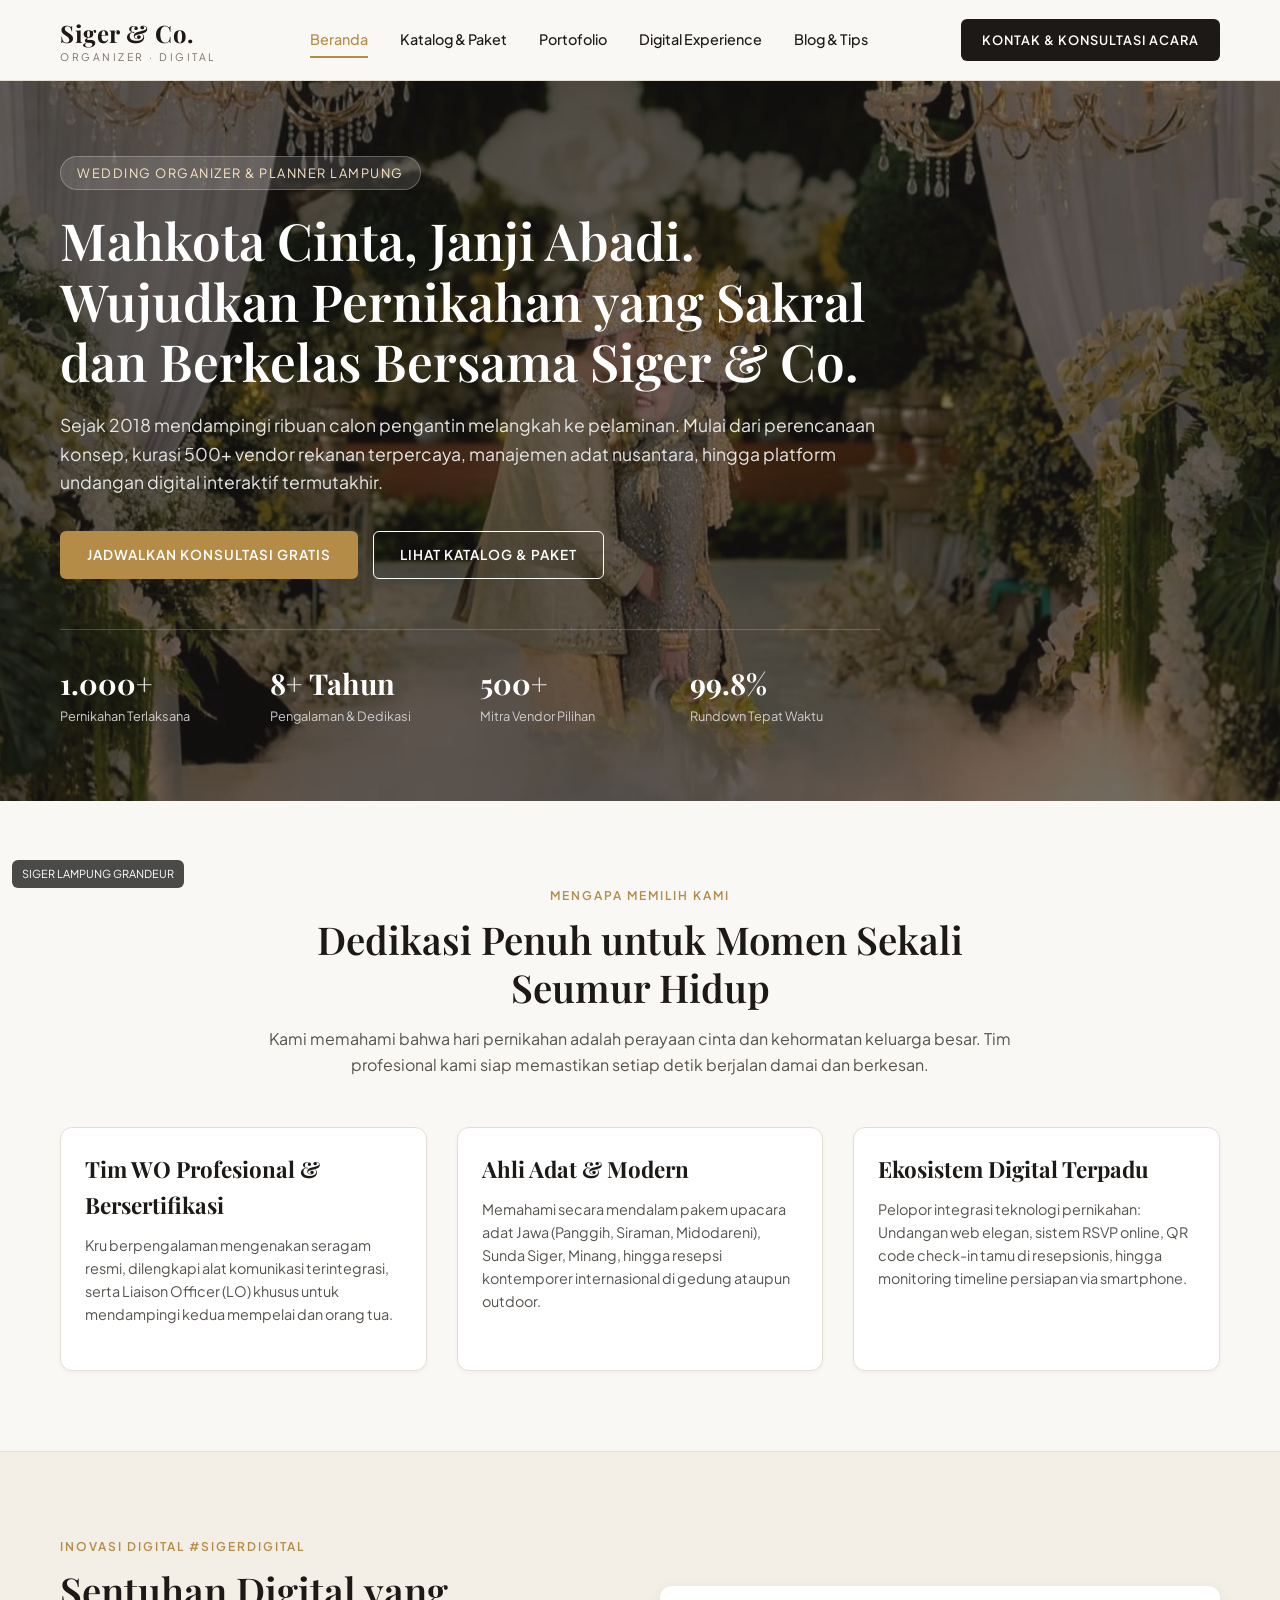
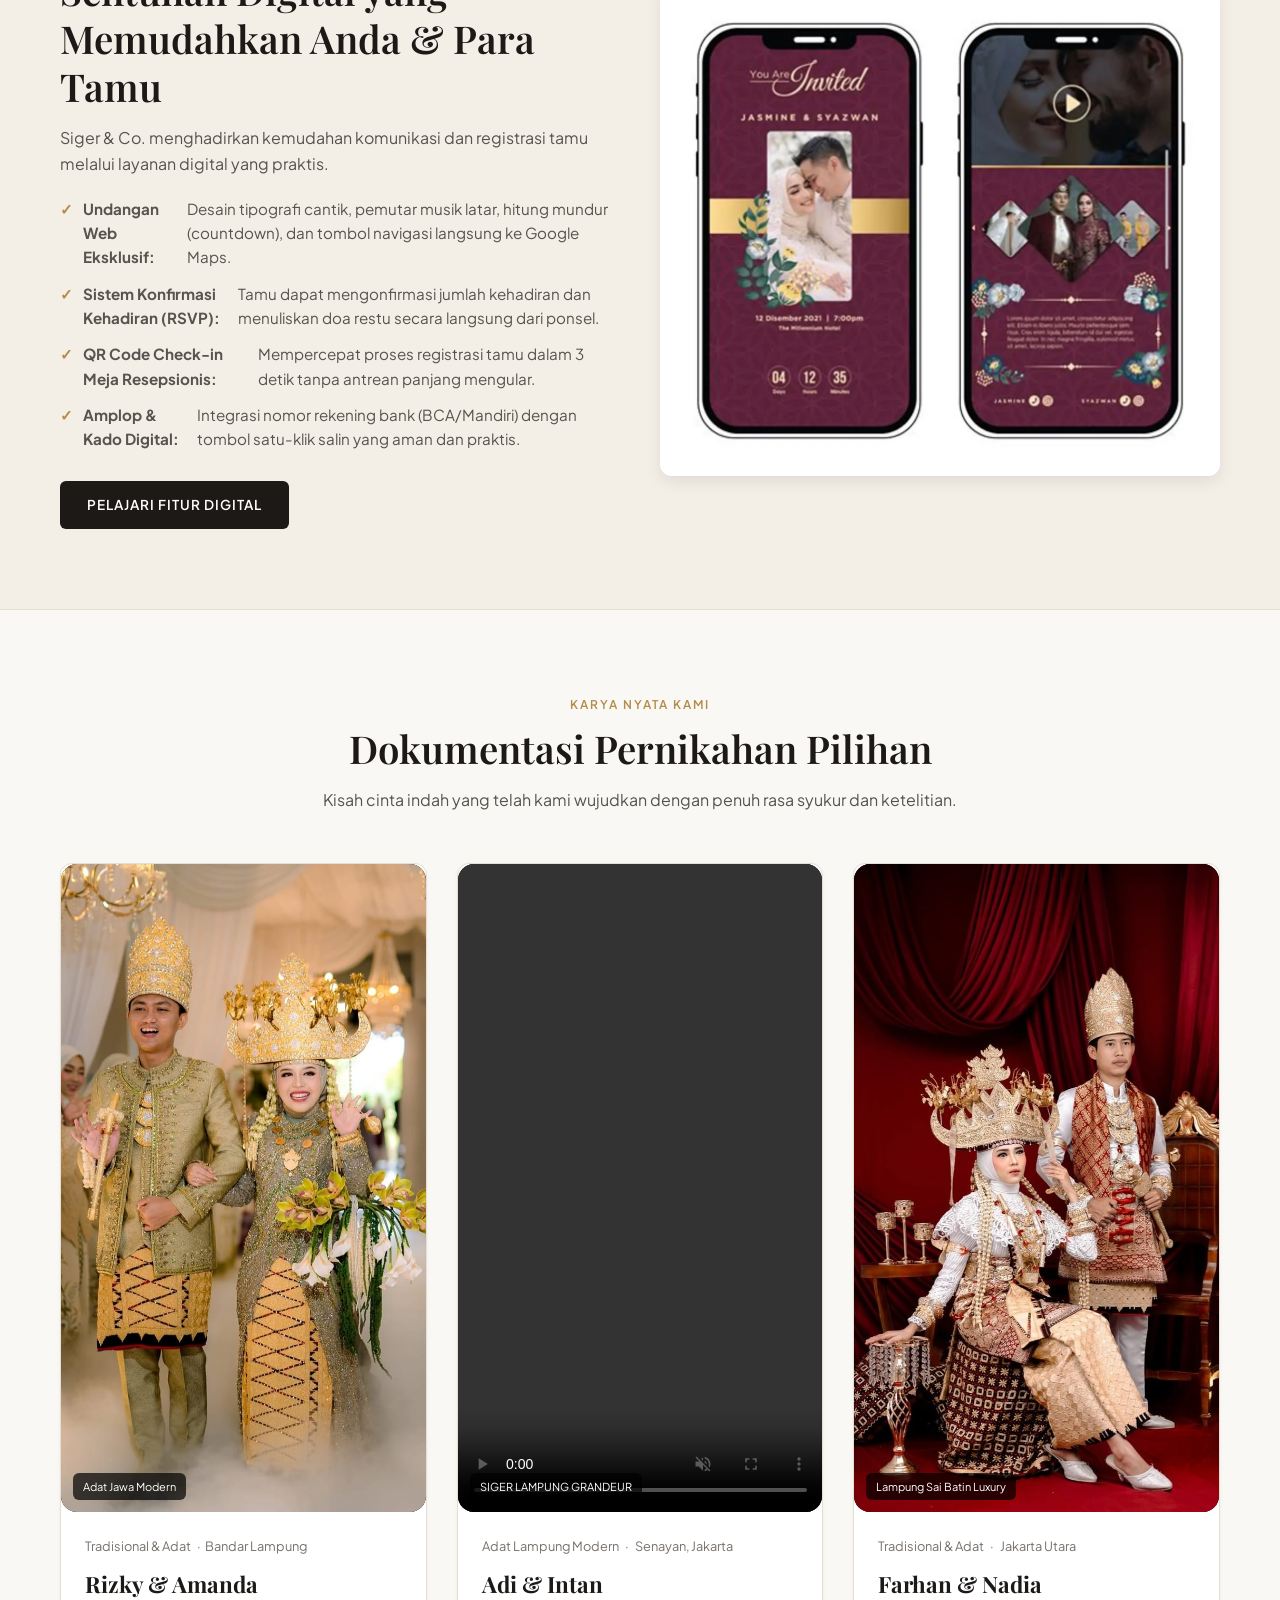
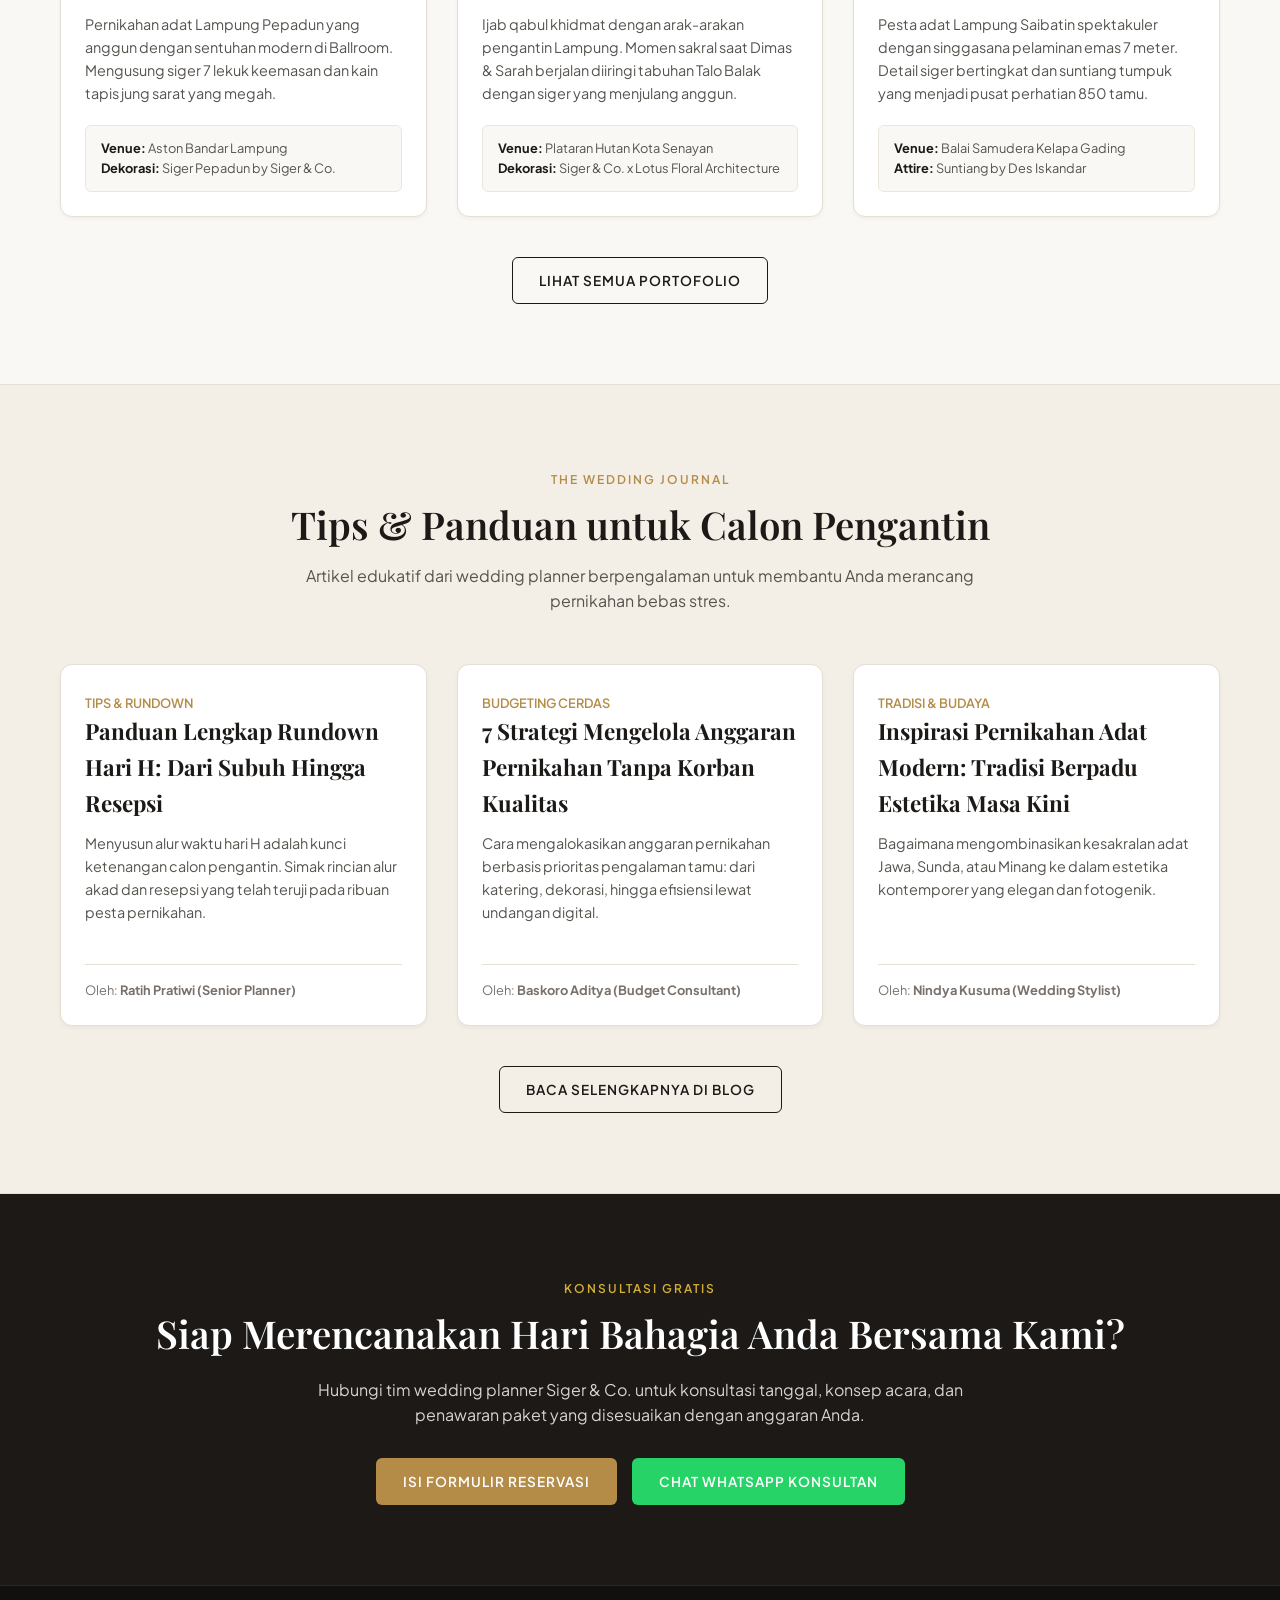
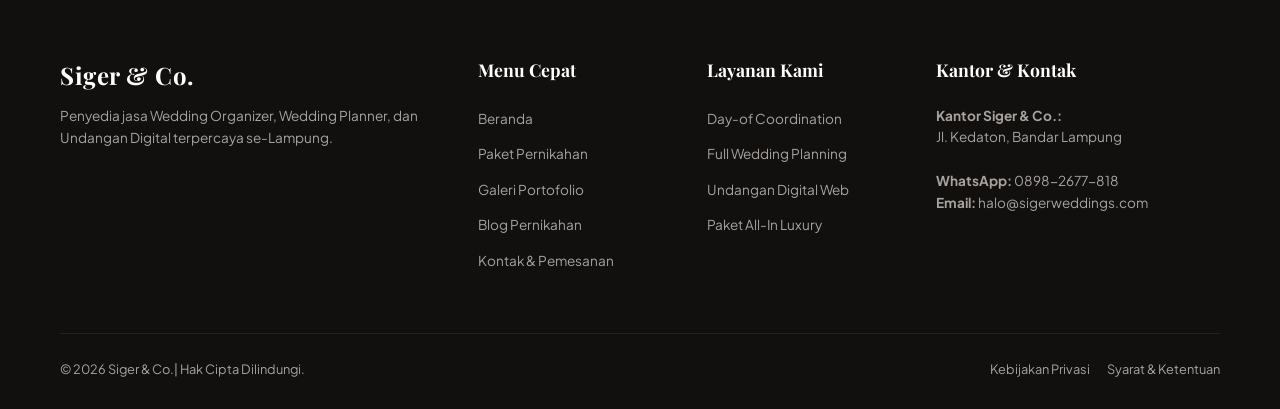
<file: index.html>
<!DOCTYPE html>
<html lang="id">
<head>
  <meta charset="UTF-8">
  <meta name="viewport" content="width=device-width, initial-scale=1.0">
  <title>Siger & Co.</title>
  <meta name="description" content="Platform Wedding Organizer, Digital Wedding Experience, Lampung dan Palembang">
  <link rel="stylesheet" href="style.css">
</head>
<body>
  <header class="site-header">
    <div class="container">
      <div class="header-inner">
        <!-- Logo Brand -->
        <a href="index.html" class="brand-logo">
          <span class="brand-name">Siger &amp; Co.</span>
          <span class="brand-sub">Organizer · Digital</span>
        </a>

        <!-- Menu Navigasi -->
        <nav class="nav-links">
          <a href="index.html" class="nav-link active">Beranda</a>
          <a href="katalog.html" class="nav-link">Katalog & Paket</a>
          <a href="katalog.html#portofolio" class="nav-link">Portofolio</a>
          <a href="katalog.html#digital" class="nav-link">Digital Experience</a>
          <a href="katalog.html#blog" class="nav-link">Blog & Tips</a>
        </nav>

        <!-- Navigasi -->
        <div class="header-action">
          <a href="kontak.html#reservasi" class="btn btn-primary">Kontak & Konsultasi Acara</a>
        </div>
      </div>
    </div>
  </header>

  <section class="hero">
    <img src="gambar/fotoheading.jpeg" alt="Pesta Pernikahan Siger &amp; Co. " class="hero-bg">
    <div class="container">
      <div class="hero-content">
        <span class="hero-badge">Wedding Organizer & Planner Lampung</span>
        <h1 class="hero-title">Mahkota Cinta, Janji Abadi. Wujudkan Pernikahan yang Sakral dan Berkelas Bersama Siger &amp; Co.</h1>
        <p class="hero-desc">
          Sejak 2018 mendampingi ribuan calon pengantin melangkah ke pelaminan. 
          Mulai dari perencanaan konsep, kurasi 500+ vendor rekanan terpercaya, manajemen adat nusantara, 
          hingga platform undangan digital interaktif termutakhir.
        </p>
        <div class="hero-buttons">
          <a href="kontak.html#reservasi" class="btn btn-gold">Jadwalkan Konsultasi Gratis</a>
          <a href="katalog.html" class="btn btn-outline-white">Lihat Katalog & Paket</a>
        </div>

        <div class="hero-stats">
          <div class="stat-item">
            <h3>1.000+</h3>
            <p>Pernikahan Terlaksana</p>
          </div>
          <div class="stat-item">
            <h3>8+ Tahun</h3>
            <p>Pengalaman & Dedikasi</p>
          </div>
          <div class="stat-item">
            <h3>500+</h3>
            <p>Mitra Vendor Pilihan</p>
          </div>
          <div class="stat-item">
            <h3>99.8%</h3>
            <p>Rundown Tepat Waktu</p>
          </div>
        </div>
      </div>
    </div>
  </section>

  <section class="section">
    <div class="container">
      <div class="section-header">
        <span class="section-tag">Mengapa Memilih Kami</span>
        <h2 class="section-title">Dedikasi Penuh untuk Momen Sekali Seumur Hidup</h2>
        <p class="section-desc">Kami memahami bahwa hari pernikahan adalah perayaan cinta dan kehormatan keluarga besar. Tim profesional kami siap memastikan setiap detik berjalan damai dan berkesan.</p>
      </div>

      <div class="grid-3">
        <div class="card">
          <div class="card-body">
            <h3 class="card-title">Tim WO Profesional & Bersertifikasi</h3>
            <p class="card-text">Kru berpengalaman mengenakan seragam resmi, dilengkapi alat komunikasi terintegrasi, serta Liaison Officer (LO) khusus untuk mendampingi kedua mempelai dan orang tua.</p>
          </div>
        </div>

        <div class="card">
          <div class="card-body">
            <h3 class="card-title">Ahli Adat & Modern</h3>
            <p class="card-text">Memahami secara mendalam pakem upacara adat Jawa (Panggih, Siraman, Midodareni), Sunda Siger, Minang, hingga resepsi kontemporer internasional di gedung ataupun outdoor.</p>
          </div>
        </div>

        <div class="card">
          <div class="card-body">
            <h3 class="card-title">Ekosistem Digital Terpadu</h3>
            <p class="card-text">Pelopor integrasi teknologi pernikahan: Undangan web elegan, sistem RSVP online, QR code check-in tamu di resepsionis, hingga monitoring timeline persiapan via smartphone.</p>
          </div>
        </div>
      </div>
    </div>
  </section>

  <section class="section section-alt" id="digital">
    <div class="container">
      <div class="grid-2" style="align-items: center;">
        <div>
          <span class="section-tag">Inovasi Digital #SigerDigital</span>
          <h2 class="section-title">Sentuhan Digital yang Memudahkan Anda & Para Tamu</h2>
          <p class="section-desc" style="margin-bottom: 20px;">
            Siger &amp; Co. menghadirkan kemudahan komunikasi dan registrasi tamu melalui layanan digital yang praktis.
          </p>

          <ul class="feature-check-list">
            <li><strong>Undangan Web Eksklusif:</strong> Desain tipografi cantik, pemutar musik latar, hitung mundur (countdown), dan tombol navigasi langsung ke Google Maps.</li>
            <li><strong>Sistem Konfirmasi Kehadiran (RSVP):</strong> Tamu dapat mengonfirmasi jumlah kehadiran dan menuliskan doa restu secara langsung dari ponsel.</li>
            <li><strong>QR Code Check-in Meja Resepsionis:</strong> Mempercepat proses registrasi tamu dalam 3 detik tanpa antrean panjang mengular.</li>
            <li><strong>Amplop & Kado Digital:</strong> Integrasi nomor rekening bank (BCA/Mandiri) dengan tombol satu-klik salin yang aman dan praktis.</li>
          </ul>

          <div style="margin-top: 30px;">
            <a href="katalog.html#digital" class="btn btn-primary">Pelajari Fitur Digital</a>
          </div>
        </div>

        <div>
          <img src="gambar/Undangan.webp" alt="Contoh Undangan Digital Siger &amp; Co." class="digital-preview-img">
        </div>
      </div>
    </div>
  </section>

  <section class="section">
    <div class="container">
      <div class="section-header">
        <span class="section-tag">Karya Nyata Kami</span>
        <h2 class="section-title">Dokumentasi Pernikahan Pilihan</h2>
        <p class="section-desc">Kisah cinta indah yang telah kami wujudkan dengan penuh rasa syukur dan ketelitian.</p>
      </div>

      <div class="grid-3">
        <!-- Portofolio 1 -->
        <article class="card">
          <div class="portfolio-img-wrap">
            <img src="gambar/foto2.jpeg" alt="Pernikahan Rizky dan Amanda">
            <span class="portfolio-theme-badge">Adat Jawa Modern</span>
          </div>
          <div class="card-body">
            <div class="card-meta">Tradisional & Adat <span>·</span>Bandar Lampung</div>
            <h3 class="card-title">Rizky & Amanda</h3>
            <p class="card-text">Pernikahan adat Lampung Pepadun yang anggun dengan sentuhan modern di Ballroom. Mengusung siger 7 lekuk keemasan dan kain tapis jung sarat yang megah.</p>
            <div class="vendor-list">
              <strong>Venue:</strong> Aston Bandar Lampung<br>
              <strong>Dekorasi:</strong> Siger Pepadun by Siger & Co.
            </div>
          </div>
        </article>

        <!-- Portofolio 2 -->
        <article class="card">
          <div class="portfolio-img-wrap">
            <video autoplay muted loop playsinline controls>
              <source src="gambar/video.mp4" type="video/mp4">
            </video>
            <span class="portfolio-theme-badge">SIGER LAMPUNG GRANDEUR</span>
          </div>
        <span class="portfolio-theme-badge">SIGER LAMPUNG GRANDEUR</span>
          <div class="card-body">
            <div class="card-meta">Adat Lampung Modern <span>·</span> Senayan, Jakarta</div>
            <h3 class="card-title">Adi & Intan</h3>
            <p class="card-text">Ijab qabul khidmat dengan arak-arakan pengantin Lampung. Momen sakral saat Dimas & Sarah berjalan diiringi tabuhan Talo Balak dengan siger yang menjulang anggun.</p>
            <div class="vendor-list">
              <strong>Venue:</strong> Plataran Hutan Kota Senayan<br>
              <strong>Dekorasi:</strong> Siger & Co. x Lotus Floral Architecture 
            </div>
          </div>
        </article>

        <!-- Portofolio 3 -->
        <article class="card">
          <div class="portfolio-img-wrap">
            <img src="gambar/foto3.jpeg" alt="Pernikahan Adat Minang Farhan dan Nadia">
            <span class="portfolio-theme-badge">Lampung Sai Batin Luxury</span>
          </div>
          <div class="card-body">
            <div class="card-meta">Tradisional & Adat <span>·</span> Jakarta Utara</div>
            <h3 class="card-title">Farhan & Nadia</h3>
            <p class="card-text">Pesta adat Lampung Saibatin spektakuler dengan singgasana pelaminan emas 7 meter. Detail siger bertingkat dan suntiang tumpuk yang menjadi pusat perhatian 850 tamu.</p>
            <div class="vendor-list">
              <strong>Venue:</strong> Balai Samudera Kelapa Gading<br>
              <strong>Attire:</strong> Suntiang by Des Iskandar
            </div>
          </div>
        </article>
      </div>

      <div style="text-align: center; margin-top: 40px;">
        <a href="katalog.html#portofolio" class="btn btn-outline">Lihat Semua Portofolio</a>
      </div>
    </div>
  </section>

  <!-- ==================== 6. BLOG & ARTIKEL TERBARU ==================== -->
  <section class="section section-alt">
    <div class="container">
      <div class="section-header">
        <span class="section-tag">The Wedding Journal</span>
        <h2 class="section-title">Tips & Panduan untuk Calon Pengantin</h2>
        <p class="section-desc">Artikel edukatif dari wedding planner berpengalaman untuk membantu Anda merancang pernikahan bebas stres.</p>
      </div>

      <div class="grid-3">
        <!-- Artikel 1 -->
        <article class="card blog-card">
          <div class="card-body">
            <div>
              <span class="blog-tag">Tips & Rundown</span>
              <h3 class="card-title">Panduan Lengkap Rundown Hari H: Dari Subuh Hingga Resepsi</h3>
              <p class="card-text">Menyusun alur waktu hari H adalah kunci ketenangan calon pengantin. Simak rincian alur akad dan resepsi yang telah teruji pada ribuan pesta pernikahan.</p>
            </div>
            <div class="blog-author">
              <span>Oleh: <strong>Ratih Pratiwi (Senior Planner)</strong></span>
            </div>
          </div>
        </article>

        <!-- Artikel 2 -->
        <article class="card blog-card">
          <div class="card-body">
            <div>
              <span class="blog-tag">Budgeting Cerdas</span>
              <h3 class="card-title">7 Strategi Mengelola Anggaran Pernikahan Tanpa Korban Kualitas</h3>
              <p class="card-text">Cara mengalokasikan anggaran pernikahan berbasis prioritas pengalaman tamu: dari katering, dekorasi, hingga efisiensi lewat undangan digital.</p>
            </div>
            <div class="blog-author">
              <span>Oleh: <strong>Baskoro Aditya (Budget Consultant)</strong></span>
            </div>
          </div>
        </article>

        <!-- Artikel 3 -->
        <article class="card blog-card">
          <div class="card-body">
            <div>
              <span class="blog-tag">Tradisi & Budaya</span>
              <h3 class="card-title">Inspirasi Pernikahan Adat Modern: Tradisi Berpadu Estetika Masa Kini</h3>
              <p class="card-text">Bagaimana mengombinasikan kesakralan adat Jawa, Sunda, atau Minang ke dalam estetika kontemporer yang elegan dan fotogenik.</p>
            </div>
            <div class="blog-author">
              <span>Oleh: <strong>Nindya Kusuma (Wedding Stylist)</strong></span>
            </div>
          </div>
        </article>
      </div>

      <div style="text-align: center; margin-top: 40px;">
        <a href="katalog.html#blog" class="btn btn-outline">Baca Selengkapnya di Blog</a>
      </div>
    </div>
  </section>

  <!-- ==================== 7. CTA BANNER ==================== -->
  <section class="section" style="background-color: #1c1917; color: #ffffff; text-align: center;">
    <div class="container">
      <span class="section-tag" style="color: #d4af37;">Konsultasi Gratis</span>
      <h2 class="section-title" style="color: #ffffff; margin-bottom: 20px;">Siap Merencanakan Hari Bahagia Anda Bersama Kami?</h2>
      <p style="color: #d6d3d1; max-width: 650px; margin: 0 auto 30px auto;">
        Hubungi tim wedding planner Siger &amp; Co. untuk konsultasi tanggal, konsep acara, dan penawaran paket yang disesuaikan dengan anggaran Anda.
      </p>
      <div style="display: flex; justify-content: center; gap: 15px; flex-wrap: wrap;">
        <a href="kontak.html" class="btn btn-gold">Isi Formulir Reservasi</a>
        <a href="https://wa.me/628982677818?text=Halo%20Siger%20%26%20Co.,%20saya%20ingin%20konsultasi%20paket%20wedding%20organizer." target="_blank" rel="noopener noreferrer" class="btn btn-whatsapp">Chat WhatsApp Konsultan</a>
      </div>
    </div>
  </section>

  <!-- ==================== 8. FOOTER ==================== -->
  <footer class="site-footer">
    <div class="container">
      <div class="footer-grid">
        <div class="footer-col">
          <span class="brand-name" style="color: #ffffff; display: block; margin-bottom: 10px;">Siger & Co.</span>
          <p>
            Penyedia jasa Wedding Organizer, Wedding Planner, dan Undangan Digital terpercaya se-Lampung.
          </p>
        </div>

        <div class="footer-col">
          <h4>Menu Cepat</h4>
          <ul class="footer-links">
            <li><a href="index.html">Beranda</a></li>
            <li><a href="katalog.html">Paket Pernikahan</a></li>
            <li><a href="katalog.html#portofolio">Galeri Portofolio</a></li>
            <li><a href="katalog.html#blog">Blog Pernikahan</a></li>
            <li><a href="kontak.html">Kontak & Pemesanan</a></li>
          </ul>
        </div>

        <div class="footer-col">
          <h4>Layanan Kami</h4>
          <ul class="footer-links">
            <li><a href="katalog.html#paket">Day-of Coordination</a></li>
            <li><a href="katalog.html#paket">Full Wedding Planning</a></li>
            <li><a href="katalog.html#digital">Undangan Digital Web</a></li>
            <li><a href="katalog.html#paket">Paket All-In Luxury</a></li>
          </ul>
        </div>

        <div class="footer-col">
          <h4>Kantor & Kontak</h4>
          <p>
            <strong>Kantor Siger & Co.:</strong><br>
            Jl. Kedaton, Bandar Lampung<br><br>
            <strong>WhatsApp:</strong> 0898-2677-818<br>
            <strong>Email:</strong> halo@sigerweddings.com
          </p>
        </div>
      </div>

      <div class="footer-bottom">
        <div>&copy; 2026 Siger & Co.| Hak Cipta Dilindungi.</div>
        <div>
          <a href="kontak.html" style="color: #a8a29e; margin-right: 15px;">Kebijakan Privasi</a>
          <a href="kontak.html" style="color: #a8a29e;">Syarat & Ketentuan</a>
        </div>
      </div>
    </div>
  </footer>

</body>
</html>
</file>
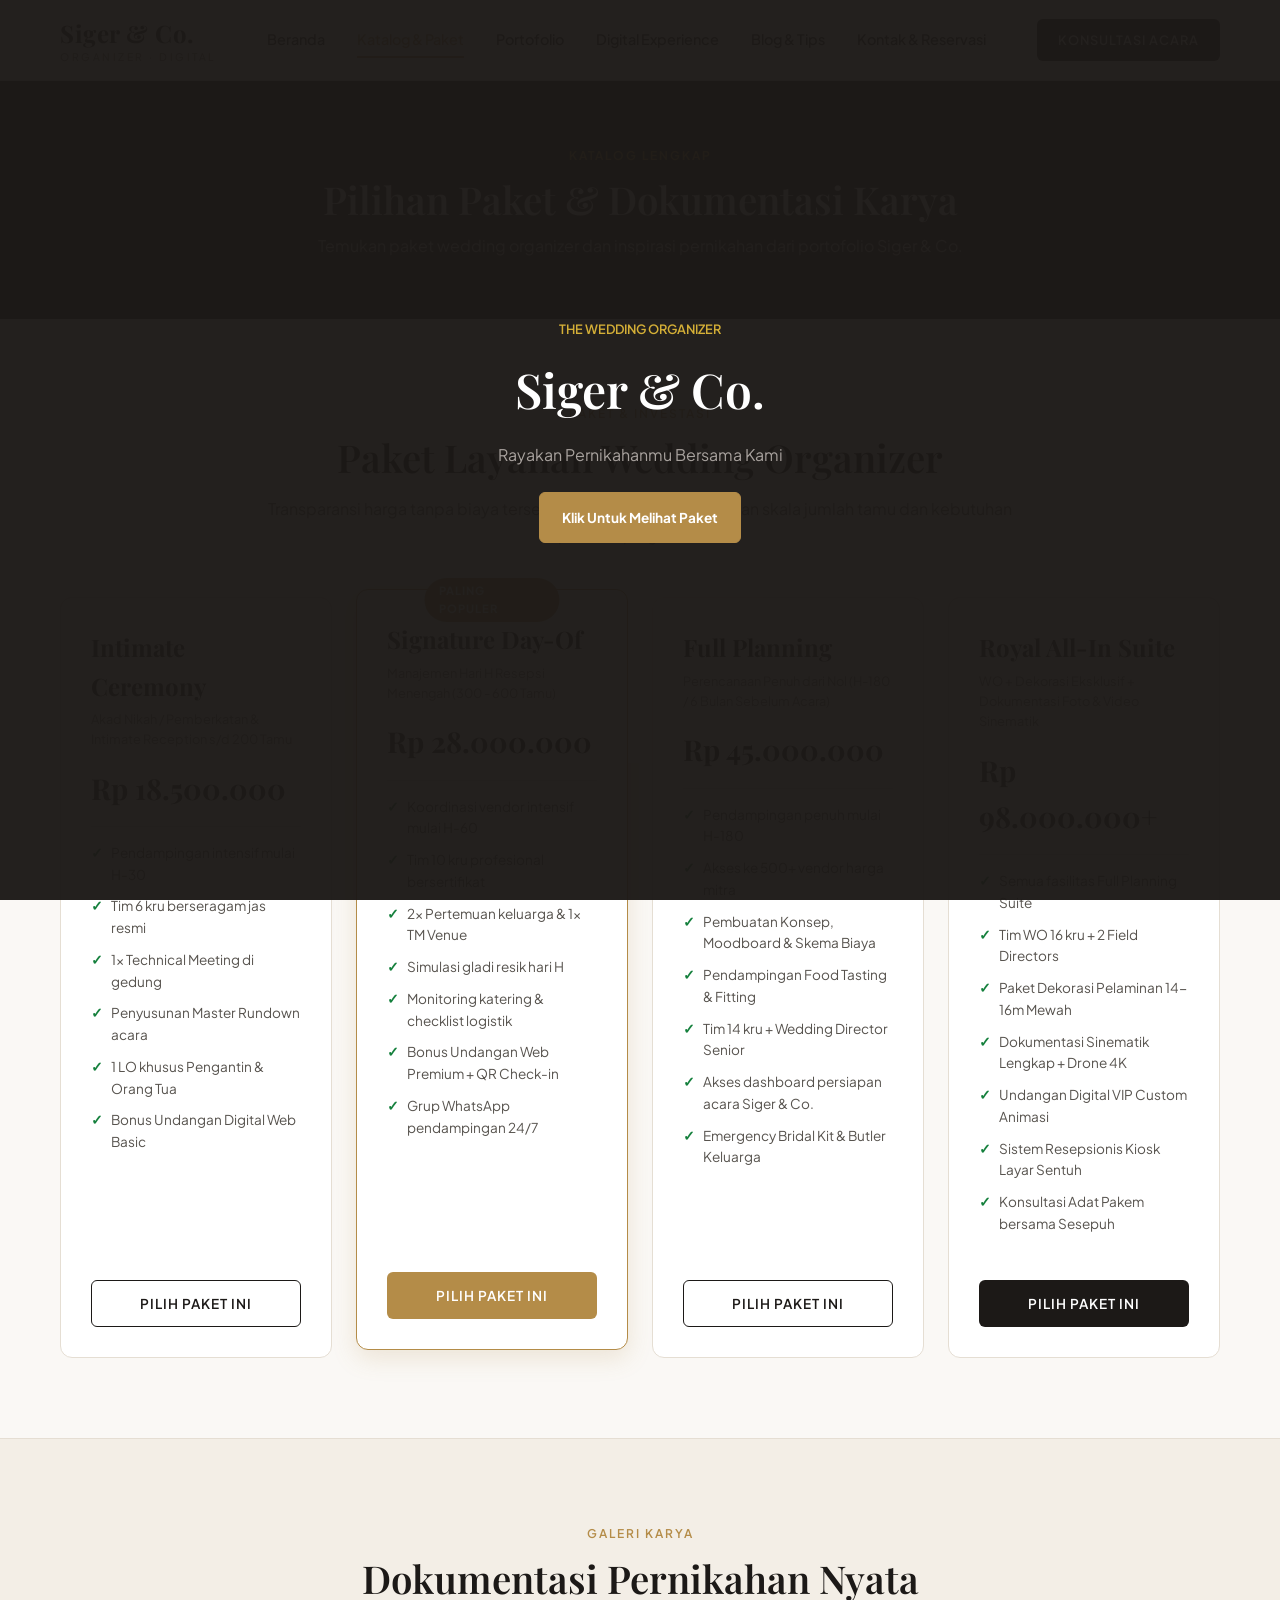
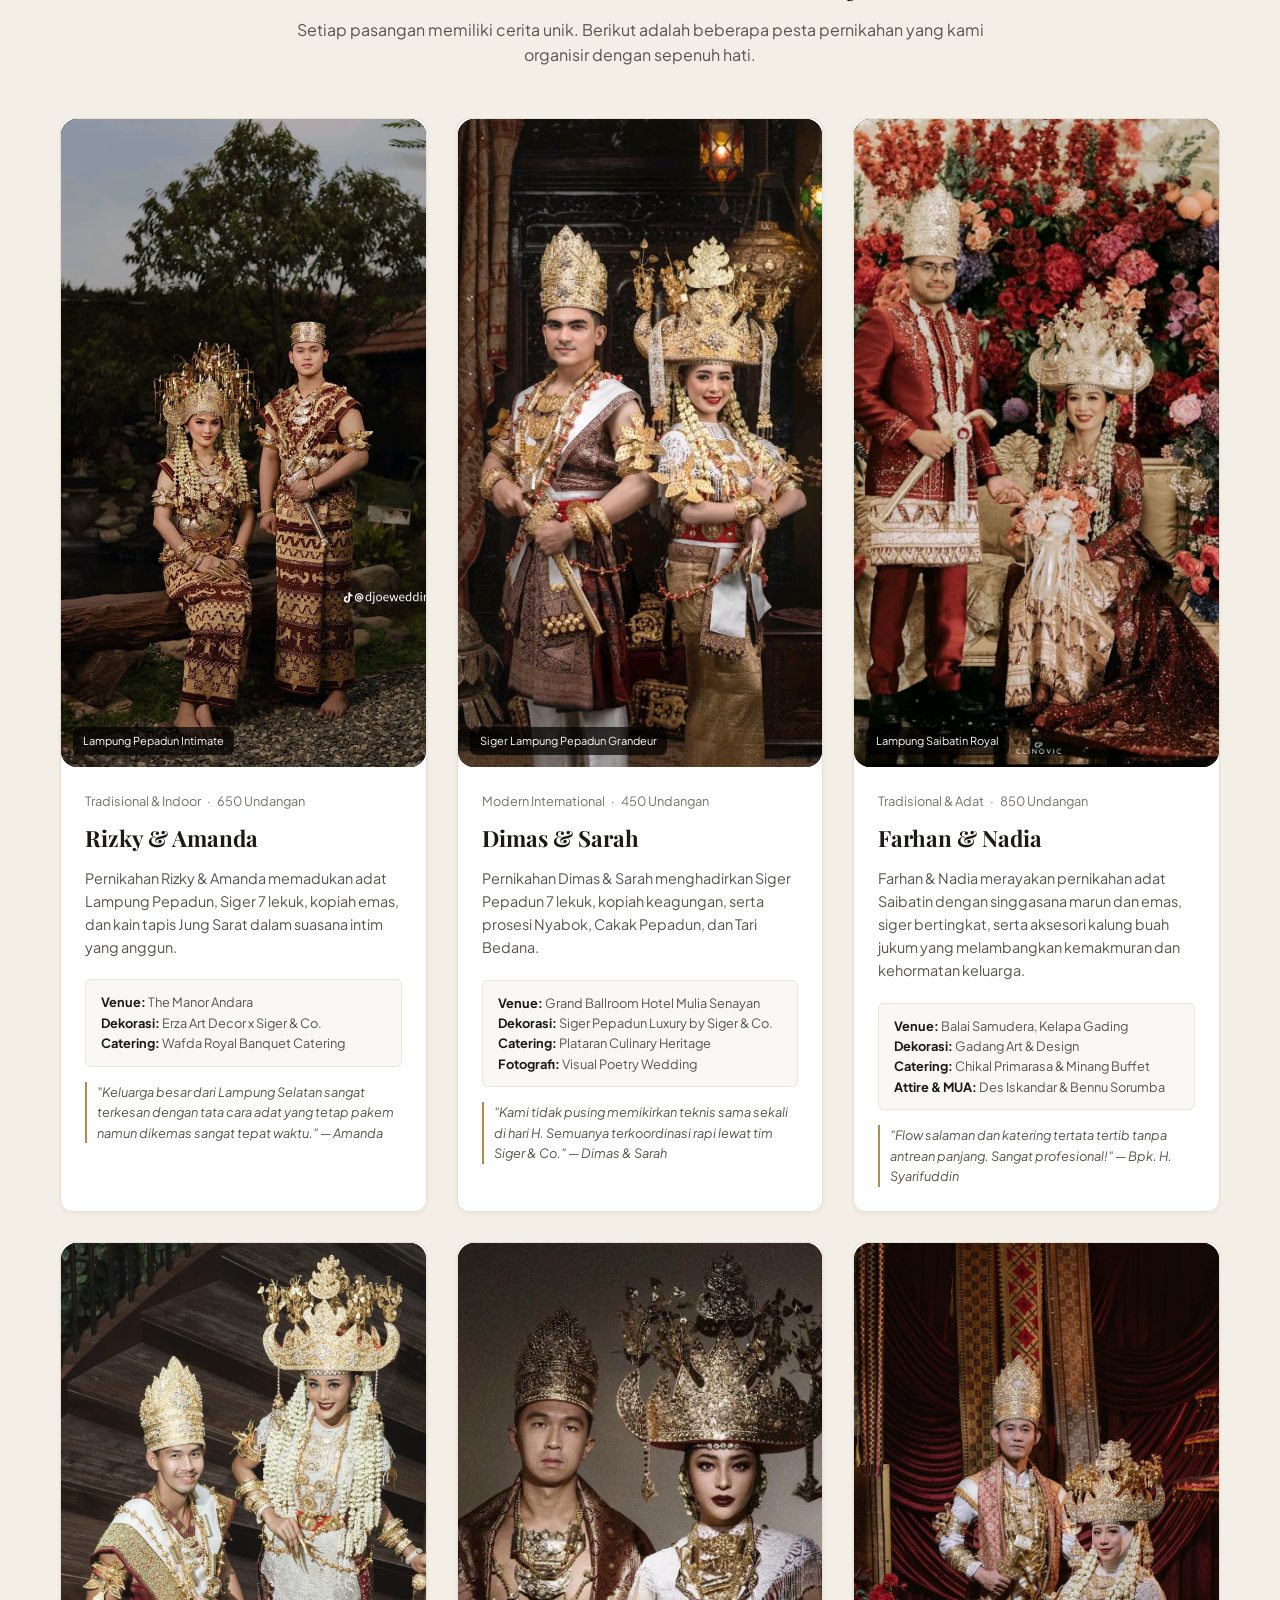
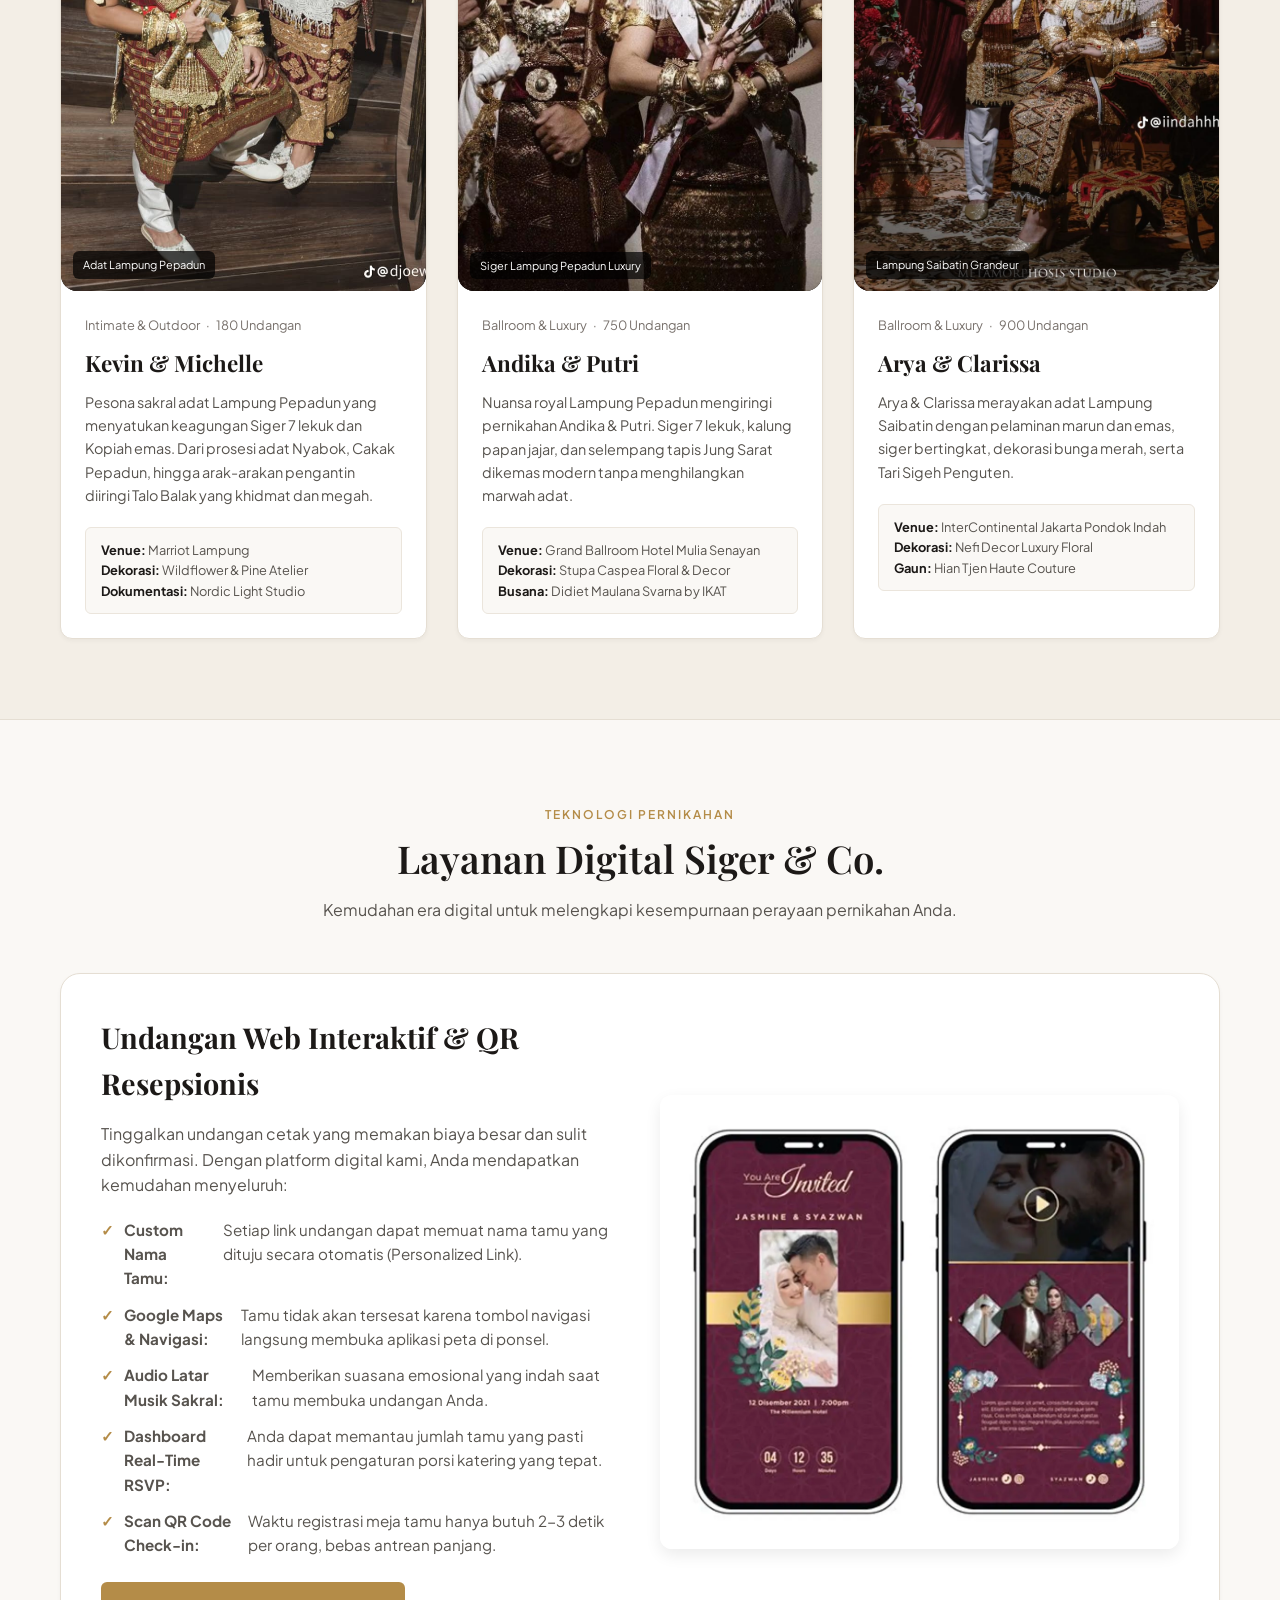
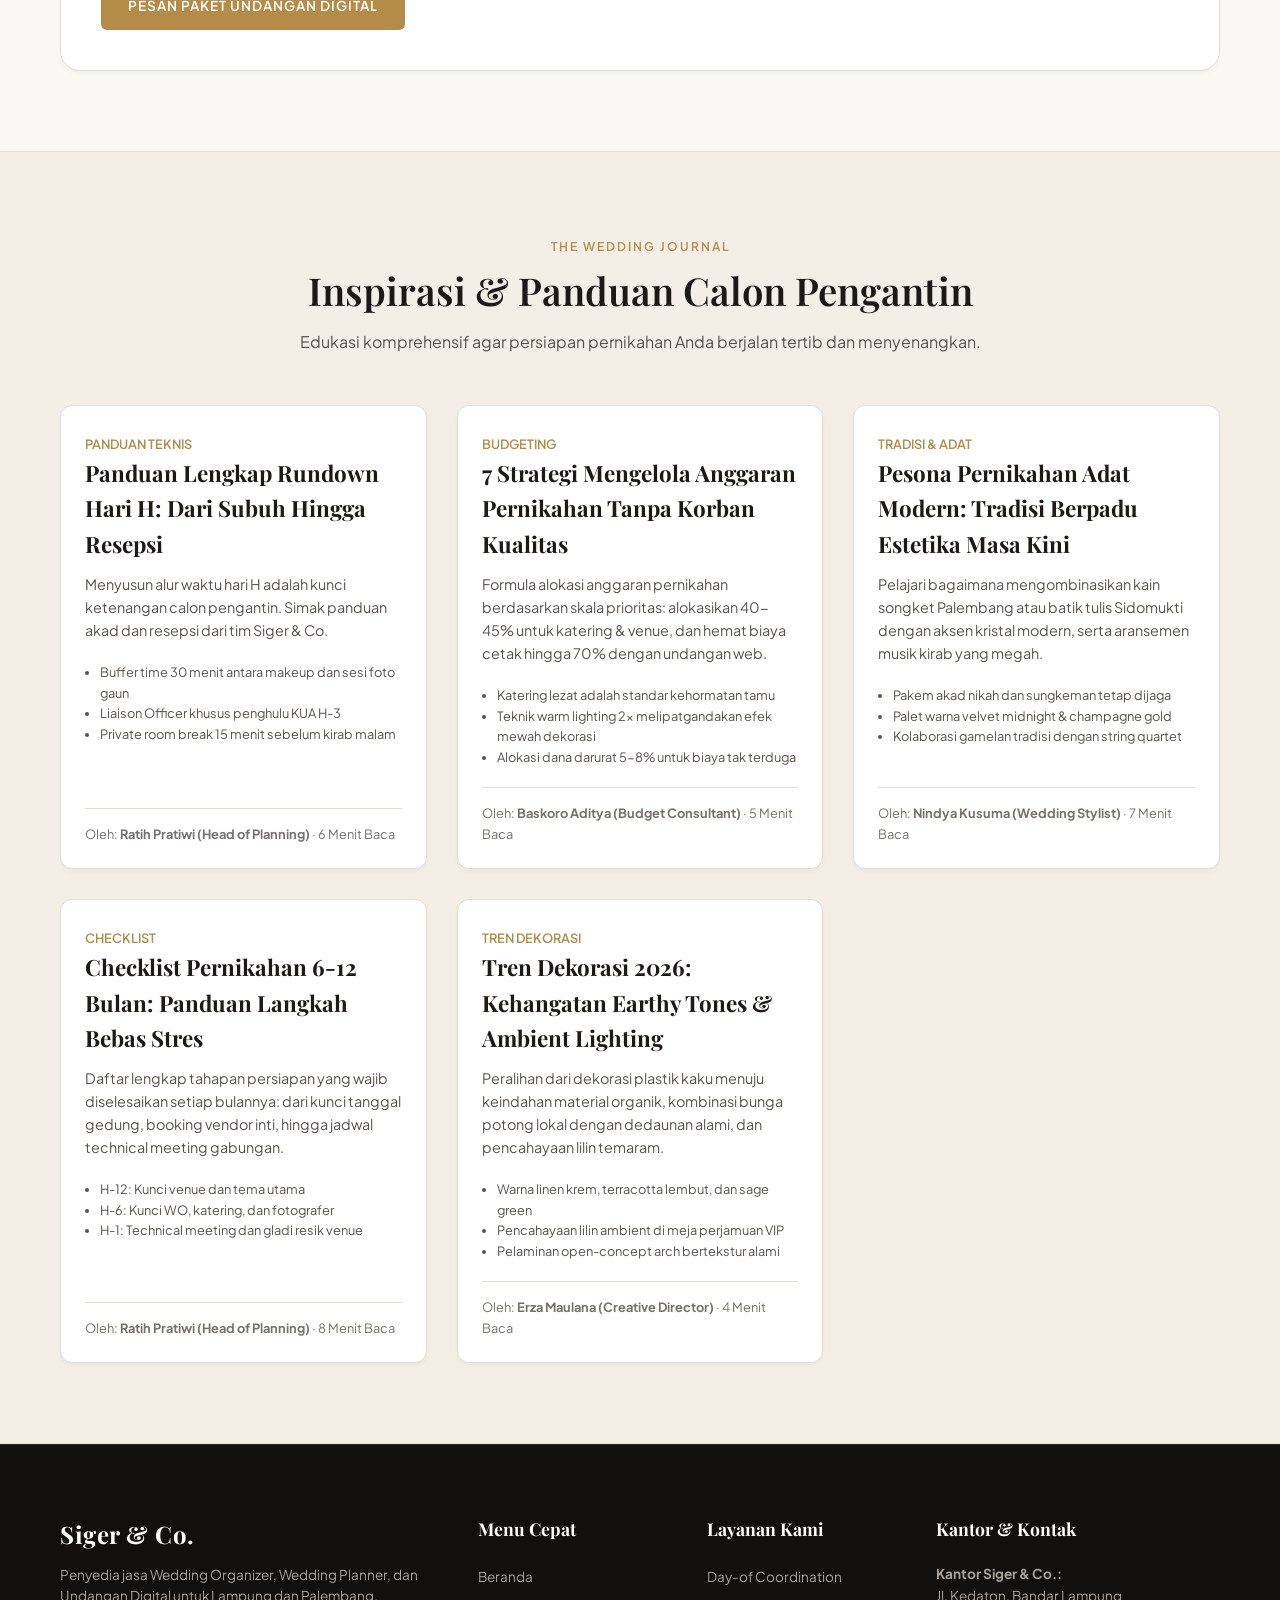
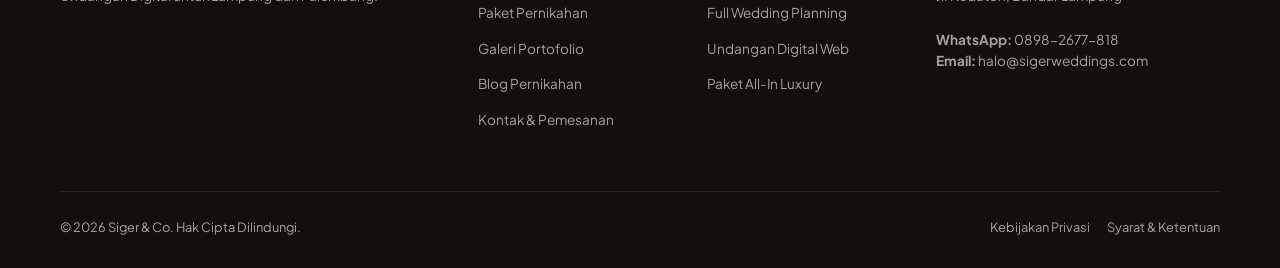
<file: katalog.html>
<!DOCTYPE html>
<html lang="id">
<head>
  <meta charset="UTF-8">
  <meta name="viewport" content="width=device-width, initial-scale=1.0">
  <title>Katalog Paket & Portofolio – Siger & Co.</title>
  <meta name="description" content="Katalog paket, dokumentasi pernikahan adat Lampung, dan layanan undangan digital Siger & Co.">
  <link rel="stylesheet" href="style.css">
</head>
<body>
  <audio id="background-audio" loop preload="auto" hidden>
    <source src="gambar/Bruno Mars - Marry You (Official Lyric Video).mp3" type="audio/mpeg">
  </audio>

  <div id="cover-overlay" role="dialog" aria-modal="true" aria-labelledby="cover-names">
    <p class="cover-title">THE WEDDING ORGANIZER</p>
    <h1 class="cover-names" id="cover-names">Siger &amp; Co.</h1>
    <p class="cover-recipient">Rayakan Pernikahanmu Bersama Kami</p>
    <button class="btn-open" onclick="klikdisini()">
      Klik Untuk Melihat Paket
    </button>
    <p class="cover-status" id="audio-status" role="status" aria-live="polite"></p>
  </div>

  <!-- ==================== 1. HEADER & NAVIGASI ==================== -->
  <header class="site-header">
    <div class="container">
      <div class="header-inner">
        <!-- Logo Brand -->
        <a href="index.html" class="brand-logo">
          <span class="brand-name">Siger & Co.</span>
          <span class="brand-sub">Organizer · Digital</span>
        </a>

        <!-- Menu Navigasi -->
        <nav class="nav-links">
          <a href="index.html" class="nav-link">Beranda</a>
          <a href="katalog.html" class="nav-link active">Katalog & Paket</a>
          <a href="#portofolio" class="nav-link">Portofolio</a>
          <a href="#digital" class="nav-link">Digital Experience</a>
          <a href="#blog" class="nav-link">Blog & Tips</a>
          <a href="kontak.html" class="nav-link">Kontak & Reservasi</a>
        </nav>

        <!-- Tombol CTA Navigasi -->
        <div class="header-action">
          <a href="kontak.html#reservasi" class="btn btn-primary">Konsultasi Acara</a>
        </div>
      </div>
    </div>
  </header>

  <!-- ==================== 2. BANNER HALAMAN ==================== -->
  <section style="background-color: #292524; color: #ffffff; padding: 60px 0; text-align: center;">
    <div class="container">
      <span class="section-tag" style="color: #d4af37;">Katalog Lengkap</span>
      <h1 class="section-title" style="color: #ffffff; margin-bottom: 10px;">Pilihan Paket & Dokumentasi Karya</h1>
      <p style="color: #d6d3d1; max-width: 650px; margin: 0 auto; font-size: 1rem;">
        Temukan paket wedding organizer dan inspirasi pernikahan dari portofolio Siger &amp; Co.
      </p>
    </div>
  </section>

  <!-- ==================== 3. DAFTAR PAKET WEDDING ORGANIZER ==================== -->
  <section class="section" id="paket">
    <div class="container">
      <div class="section-header">
        <span class="section-tag">Paket & Investasi</span>
        <h2 class="section-title">Paket Layanan Wedding Organizer</h2>
        <p class="section-desc">Transparansi harga tanpa biaya tersembunyi. Disesuaikan dengan skala jumlah tamu dan kebutuhan pendampingan Anda.</p>
      </div>

      <div class="grid-4">
        <!-- Paket 1 -->
        <div class="package-card">
          <div>
            <h3 class="package-name">Intimate Ceremony</h3>
            <p class="package-subtitle">Akad Nikah / Pemberkatan & Intimate Reception s/d 200 Tamu</p>
            <div class="package-price">Rp 18.500.000</div>
            
            <ul class="package-features">
              <li>Pendampingan intensif mulai H-30</li>
              <li>Tim 6 kru berseragam jas resmi</li>
              <li>1x Technical Meeting di gedung</li>
              <li>Penyusunan Master Rundown acara</li>
              <li>1 LO khusus Pengantin & Orang Tua</li>
              <li>Bonus Undangan Digital Web Basic</li>
            </ul>
          </div>

          <div style="margin-top: 20px;">
            <a href="kontak.html" class="btn btn-outline" style="width: 100%;">Pilih Paket Ini</a>
          </div>
        </div>

        <!-- Paket 2 (Popular) -->
        <div class="package-card popular">
          <span class="popular-badge">Paling Populer</span>
          <div>
            <h3 class="package-name">Signature Day-Of</h3>
            <p class="package-subtitle">Manajemen Hari H Resepsi Menengah (300 - 600 Tamu)</p>
            <div class="package-price">Rp 28.000.000</div>
            
            <ul class="package-features">
              <li>Koordinasi vendor intensif mulai H-60</li>
              <li>Tim 10 kru profesional bersertifikat</li>
              <li>2x Pertemuan keluarga & 1x TM Venue</li>
              <li>Simulasi gladi resik hari H</li>
              <li>Monitoring katering & checklist logistik</li>
              <li>Bonus Undangan Web Premium + QR Check-in</li>
              <li>Grup WhatsApp pendampingan 24/7</li>
            </ul>
          </div>

          <div style="margin-top: 20px;">
            <a href="kontak.html" class="btn btn-gold" style="width: 100%;">Pilih Paket Ini</a>
          </div>
        </div>

        <!-- Paket 3 -->
        <div class="package-card">
          <div>
            <h3 class="package-name">Full Planning</h3>
            <p class="package-subtitle">Perencanaan Penuh dari Nol (H-180 / 6 Bulan Sebelum Acara)</p>
            <div class="package-price">Rp 45.000.000</div>
            
            <ul class="package-features">
              <li>Pendampingan penuh mulai H-180</li>
              <li>Akses ke 500+ vendor harga mitra</li>
              <li>Pembuatan Konsep, Moodboard & Skema Biaya</li>
              <li>Pendampingan Food Tasting & Fitting</li>
              <li>Tim 14 kru + Wedding Director Senior</li>
              <li>Akses dashboard persiapan acara Siger &amp; Co.</li>
              <li>Emergency Bridal Kit & Butler Keluarga</li>
            </ul>
          </div>

          <div style="margin-top: 20px;">
            <a href="kontak.html" class="btn btn-outline" style="width: 100%;">Pilih Paket Ini</a>
          </div>
        </div>

        <!-- Paket 4 -->
        <div class="package-card">
          <div>
            <h3 class="package-name">Royal All-In Suite</h3>
            <p class="package-subtitle">WO + Dekorasi Eksklusif + Dokumentasi Foto & Video Sinematik</p>
            <div class="package-price">Rp 98.000.000+</div>
            
            <ul class="package-features">
              <li>Semua fasilitas Full Planning Suite</li>
              <li>Tim WO 16 kru + 2 Field Directors</li>
              <li>Paket Dekorasi Pelaminan 14-16m Mewah</li>
              <li>Dokumentasi Sinematik Lengkap + Drone 4K</li>
              <li>Undangan Digital VIP Custom Animasi</li>
              <li>Sistem Resepsionis Kiosk Layar Sentuh</li>
              <li>Konsultasi Adat Pakem bersama Sesepuh</li>
            </ul>
          </div>

          <div style="margin-top: 20px;">
            <a href="kontak.html" class="btn btn-primary" style="width: 100%;">Pilih Paket Ini</a>
          </div>
        </div>
      </div>
    </div>
  </section>

  <!-- ==================== 4. PORTOFOLIO LENGKAP ==================== -->
  <section class="section section-alt" id="portofolio">
    <div class="container">
      <div class="section-header">
        <span class="section-tag">Galeri Karya</span>
        <h2 class="section-title">Dokumentasi Pernikahan Nyata</h2>
        <p class="section-desc">Setiap pasangan memiliki cerita unik. Berikut adalah beberapa pesta pernikahan yang kami organisir dengan sepenuh hati.</p>
      </div>

      <div class="grid-3">
        <!-- Portofolio 1: Jawa -->
        <article class="card">
          <div class="portfolio-img-wrap">
            <img src="gambar/foto5.jpeg" alt="Rizky dan Amanda">
            <span class="portfolio-theme-badge">Lampung Pepadun Intimate</span>
          </div>
          <div class="card-body">
            <div class="card-meta">Tradisional & Indoor <span>·</span> 650 Undangan</div>
            <h3 class="card-title">Rizky & Amanda</h3>
            <p class="card-text">
              Pernikahan Rizky &amp; Amanda memadukan adat Lampung Pepadun, Siger 7 lekuk, kopiah emas, dan kain tapis Jung Sarat dalam suasana intim yang anggun.
            </p>
            <div class="vendor-list">
              <strong>Venue:</strong> The Manor Andara<br>
              <strong>Dekorasi:</strong> Erza Art Decor x Siger & Co.<br>
              <strong>Catering:</strong> Wafda Royal Banquet Catering<br>
            </div>
            <p style="font-style: italic; font-size: 0.8rem; color: #57534e; margin-top: 15px; border-left: 2px solid #b48c48; padding-left: 10px;">
              "Keluarga besar dari Lampung Selatan sangat terkesan dengan tata cara adat yang tetap pakem namun dikemas sangat tepat waktu." — Amanda
            </p>
          </div>
        </article>

        <!-- Portofolio 2: Modern Glasshouse -->
        <article class="card">
          <div class="portfolio-img-wrap">
            <img src="gambar/foto6.jpeg" alt="Dimas dan Sarah">
            <span class="portfolio-theme-badge"> Siger Lampung Pepadun Grandeur</span>
          </div>
          <div class="card-body">
            <div class="card-meta">Modern International <span>·</span> 450 Undangan</div>
            <h3 class="card-title">Dimas & Sarah</h3>
            <p class="card-text">
              Pernikahan Dimas &amp; Sarah menghadirkan Siger Pepadun 7 lekuk, kopiah keagungan, serta prosesi Nyabok, Cakak Pepadun, dan Tari Bedana.
            </p>
            <div class="vendor-list">
              <strong>Venue:</strong> Grand Ballroom Hotel Mulia Senayan<br>
              <strong>Dekorasi:</strong> Siger Pepadun Luxury by Siger & Co.<br>
              <strong>Catering:</strong> Plataran Culinary Heritage<br>
              <strong>Fotografi:</strong> Visual Poetry Wedding
            </div>
            <p style="font-style: italic; font-size: 0.8rem; color: #57534e; margin-top: 15px; border-left: 2px solid #b48c48; padding-left: 10px;">
              "Kami tidak pusing memikirkan teknis sama sekali di hari H. Semuanya terkoordinasi rapi lewat tim Siger & Co." — Dimas & Sarah
            </p>
          </div>
        </article>

        <!-- Portofolio 3: Minang -->
        <article class="card">
          <div class="portfolio-img-wrap">
            <img src="gambar/foto7.jpeg" alt="Farhan dan Nadia">
            <span class="portfolio-theme-badge">Lampung Saibatin Royal</span>
          </div>
          <div class="card-body">
            <div class="card-meta">Tradisional & Adat <span>·</span> 850 Undangan</div>
            <h3 class="card-title">Farhan & Nadia</h3>
            <p class="card-text">
              Farhan &amp; Nadia merayakan pernikahan adat Saibatin dengan singgasana marun dan emas, siger bertingkat, serta aksesori kalung buah jukum yang melambangkan kemakmuran dan kehormatan keluarga.
            </p>
            <div class="vendor-list">
              <strong>Venue:</strong> Balai Samudera, Kelapa Gading<br>
              <strong>Dekorasi:</strong> Gadang Art & Design<br>
              <strong>Catering:</strong> Chikal Primarasa & Minang Buffet<br>
              <strong>Attire & MUA:</strong> Des Iskandar & Bennu Sorumba
            </div>
            <p style="font-style: italic; font-size: 0.8rem; color: #57534e; margin-top: 15px; border-left: 2px solid #b48c48; padding-left: 10px;">
              "Flow salaman dan katering tertata tertib tanpa antrean panjang. Sangat profesional!" — Bpk. H. Syarifuddin
            </p>
          </div>
        </article>

        <!-- Portofolio 4: Intimate Pine Forest -->
        <article class="card">
          <div class="portfolio-img-wrap">
            <img src="gambar/foto8.jpeg" alt="Kevin dan Michelle">
            <span class="portfolio-theme-badge">Adat Lampung Pepadun</span>
          </div>
          <div class="card-body">
            <div class="card-meta">Intimate & Outdoor <span>·</span> 180 Undangan</div>
            <h3 class="card-title">Kevin & Michelle</h3>
            <p class="card-text">
              Pesona sakral adat Lampung Pepadun yang menyatukan keagungan Siger 7 lekuk dan Kopiah emas. Dari prosesi adat Nyabok, Cakak Pepadun, hingga arak-arakan pengantin diiringi Talo Balak yang khidmat dan megah.
            </p>
            <div class="vendor-list">
              <strong>Venue:</strong> Marriot Lampung<br>
              <strong>Dekorasi:</strong> Wildflower & Pine Atelier<br>
              <strong>Dokumentasi:</strong> Nordic Light Studio
            </div>
          </div>
        </article>

        <!-- Portofolio 5 -->
        <article class="card">
          <div class="portfolio-img-wrap">
            <img src="gambar/foto9.jpeg" alt="Andika dan Putri">
            <span class="portfolio-theme-badge">Siger Lampung Pepadun Luxury</span>
          </div>
          <div class="card-body">
            <div class="card-meta">Ballroom & Luxury <span>·</span> 750 Undangan</div>
            <h3 class="card-title">Andika & Putri</h3>
            <p class="card-text">
              Nuansa royal Lampung Pepadun mengiringi pernikahan Andika &amp; Putri. Siger 7 lekuk, kalung papan jajar, dan selempang tapis Jung Sarat dikemas modern tanpa menghilangkan marwah adat.
            </p>
            <div class="vendor-list">
              <strong>Venue:</strong> Grand Ballroom Hotel Mulia Senayan<br>
              <strong>Dekorasi:</strong> Stupa Caspea Floral & Decor<br>
              <strong>Busana:</strong> Didiet Maulana Svarna by IKAT
            </div>
          </div>
        </article>

        <!-- Portofolio 6 -->
        <article class="card">
          <div class="portfolio-img-wrap">
            <img src="gambar/foto10.jpeg" alt="Arya dan Clarissa">
            <span class="portfolio-theme-badge"> Lampung Saibatin Grandeur</span>
          </div>
          <div class="card-body">
            <div class="card-meta">Ballroom & Luxury <span>·</span> 900 Undangan</div>
            <h3 class="card-title">Arya & Clarissa</h3>
            <p class="card-text">
              Arya &amp; Clarissa merayakan adat Lampung Saibatin dengan pelaminan marun dan emas, siger bertingkat, dekorasi bunga merah, serta Tari Sigeh Penguten.
            <div class="vendor-list">
              <strong>Venue:</strong> InterContinental Jakarta Pondok Indah<br>
              <strong>Dekorasi:</strong> Nefi Decor Luxury Floral<br>
              <strong>Gaun:</strong> Hian Tjen Haute Couture
            </div>
          </div>
        </article>
      </div>
    </div>
  </section>

  <!-- ==================== 5. Undangan Digital ==================== -->
  <section class="section" id="digital">
    <div class="container">
      <div class="section-header">
        <span class="section-tag">Teknologi Pernikahan</span>
        <h2 class="section-title">Layanan Digital Siger & Co.</h2>
        <p class="section-desc">Kemudahan era digital untuk melengkapi kesempurnaan perayaan pernikahan Anda.</p>
      </div>

      <div class="digital-feature-box">
        <div class="grid-2" style="align-items: center;">
          <div>
            <h3 style="font-family: var(--font-heading); font-size: 1.8rem; margin-bottom: 15px;">Undangan Web Interaktif & QR Resepsionis</h3>
            <p style="color: var(--text-muted); margin-bottom: 20px;">
              Tinggalkan undangan cetak yang memakan biaya besar dan sulit dikonfirmasi. Dengan platform digital kami, Anda mendapatkan kemudahan menyeluruh:
            </p>
            <ul class="feature-check-list">
              <li><strong>Custom Nama Tamu:</strong> Setiap link undangan dapat memuat nama tamu yang dituju secara otomatis (Personalized Link).</li>
              <li><strong>Google Maps & Navigasi:</strong> Tamu tidak akan tersesat karena tombol navigasi langsung membuka aplikasi peta di ponsel.</li>
              <li><strong>Audio Latar Musik Sakral:</strong> Memberikan suasana emosional yang indah saat tamu membuka undangan Anda.</li>
              <li><strong>Dashboard Real-Time RSVP:</strong> Anda dapat memantau jumlah tamu yang pasti hadir untuk pengaturan porsi katering yang tepat.</li>
              <li><strong>Scan QR Code Check-in:</strong> Waktu registrasi meja tamu hanya butuh 2-3 detik per orang, bebas antrean panjang.</li>
            </ul>
            <div style="margin-top: 25px;">
              <a href="kontak.html" class="btn btn-gold">Pesan Paket Undangan Digital</a>
            </div>
          </div>

          <div>
            <img src="gambar/Undangan.webp" alt="Fitur Digital Wedding" class="digital-preview-img">
          </div>
        </div>
      </div>
    </div>
  </section>

  <!-- ==================== 6. BLOG & JOURNAL PERNIKAHAN LENGKAP ==================== -->
  <section class="section section-alt" id="blog">
    <div class="container">
      <div class="section-header">
        <span class="section-tag">The Wedding Journal</span>
        <h2 class="section-title">Inspirasi & Panduan Calon Pengantin</h2>
        <p class="section-desc">Edukasi komprehensif agar persiapan pernikahan Anda berjalan tertib dan menyenangkan.</p>
      </div>

      <div class="grid-3">
        <!-- Blog 1 -->
        <article class="card blog-card">
          <div class="card-body">
            <div>
              <span class="blog-tag">Panduan Teknis</span>
              <h3 class="card-title">Panduan Lengkap Rundown Hari H: Dari Subuh Hingga Resepsi</h3>
              <p class="card-text">
                Menyusun alur waktu hari H adalah kunci ketenangan calon pengantin. Simak panduan akad dan resepsi dari tim Siger &amp; Co.
              </p>
              <ul style="font-size: 0.8rem; color: #57534e; margin-top: 10px; padding-left: 15px; list-style: disc;">
                <li>Buffer time 30 menit antara makeup dan sesi foto gaun</li>
                <li>Liaison Officer khusus penghulu KUA H-3</li>
                <li>Private room break 15 menit sebelum kirab malam</li>
              </ul>
            </div>
            <div class="blog-author">
              <span>Oleh: <strong>Ratih Pratiwi (Head of Planning)</strong> · 6 Menit Baca</span>
            </div>
          </div>
        </article>

        <!-- Blog 2 -->
        <article class="card blog-card">
          <div class="card-body">
            <div>
              <span class="blog-tag">Budgeting</span>
              <h3 class="card-title">7 Strategi Mengelola Anggaran Pernikahan Tanpa Korban Kualitas</h3>
              <p class="card-text">
                Formula alokasi anggaran pernikahan berdasarkan skala prioritas: alokasikan 40-45% untuk katering & venue, dan hemat biaya cetak hingga 70% dengan undangan web.
              </p>
              <ul style="font-size: 0.8rem; color: #57534e; margin-top: 10px; padding-left: 15px; list-style: disc;">
                <li>Katering lezat adalah standar kehormatan tamu</li>
                <li>Teknik warm lighting 2x melipatgandakan efek mewah dekorasi</li>
                <li>Alokasi dana darurat 5-8% untuk biaya tak terduga</li>
              </ul>
            </div>
            <div class="blog-author">
              <span>Oleh: <strong>Baskoro Aditya (Budget Consultant)</strong> · 5 Menit Baca</span>
            </div>
          </div>
        </article>

        <!-- Blog 3 -->
        <article class="card blog-card">
          <div class="card-body">
            <div>
              <span class="blog-tag">Tradisi & Adat</span>
              <h3 class="card-title">Pesona Pernikahan Adat Modern: Tradisi Berpadu Estetika Masa Kini</h3>
              <p class="card-text">
                Pelajari bagaimana mengombinasikan kain songket Palembang atau batik tulis Sidomukti dengan aksen kristal modern, serta aransemen musik kirab yang megah.
              </p>
              <ul style="font-size: 0.8rem; color: #57534e; margin-top: 10px; padding-left: 15px; list-style: disc;">
                <li>Pakem akad nikah dan sungkeman tetap dijaga</li>
                <li>Palet warna velvet midnight & champagne gold</li>
                <li>Kolaborasi gamelan tradisi dengan string quartet</li>
              </ul>
            </div>
            <div class="blog-author">
              <span>Oleh: <strong>Nindya Kusuma (Wedding Stylist)</strong> · 7 Menit Baca</span>
            </div>
          </div>
        </article>

        <!-- Blog 4 -->
        <article class="card blog-card">
          <div class="card-body">
            <div>
              <span class="blog-tag">Checklist</span>
              <h3 class="card-title">Checklist Pernikahan 6-12 Bulan: Panduan Langkah Bebas Stres</h3>
              <p class="card-text">
                Daftar lengkap tahapan persiapan yang wajib diselesaikan setiap bulannya: dari kunci tanggal gedung, booking vendor inti, hingga jadwal technical meeting gabungan.
              </p>
              <ul style="font-size: 0.8rem; color: #57534e; margin-top: 10px; padding-left: 15px; list-style: disc;">
                <li>H-12: Kunci venue dan tema utama</li>
                <li>H-6: Kunci WO, katering, dan fotografer</li>
                <li>H-1: Technical meeting dan gladi resik venue</li>
              </ul>
            </div>
            <div class="blog-author">
              <span>Oleh: <strong>Ratih Pratiwi (Head of Planning)</strong> · 8 Menit Baca</span>
            </div>
          </div>
        </article>

        <!-- Blog 5 -->
        <article class="card blog-card">
          <div class="card-body">
            <div>
              <span class="blog-tag">Tren Dekorasi</span>
              <h3 class="card-title">Tren Dekorasi 2026: Kehangatan Earthy Tones & Ambient Lighting</h3>
              <p class="card-text">
                Peralihan dari dekorasi plastik kaku menuju keindahan material organik, kombinasi bunga potong lokal dengan dedaunan alami, dan pencahayaan lilin temaram.
              </p>
              <ul style="font-size: 0.8rem; color: #57534e; margin-top: 10px; padding-left: 15px; list-style: disc;">
                <li>Warna linen krem, terracotta lembut, dan sage green</li>
                <li>Pencahayaan lilin ambient di meja perjamuan VIP</li>
                <li>Pelaminan open-concept arch bertekstur alami</li>
              </ul>
            </div>
            <div class="blog-author">
              <span>Oleh: <strong>Erza Maulana (Creative Director)</strong> · 4 Menit Baca</span>
            </div>
          </div>
        </article>
      </div>
    </div>
  </section>

  <!-- ==================== 7. FOOTER ==================== -->
  <footer class="site-footer">
    <div class="container">
      <div class="footer-grid">
        <div class="footer-col">
          <span class="brand-name" style="color: #ffffff; display: block; margin-bottom: 10px;">Siger & Co.</span>
          <p>
            Penyedia jasa Wedding Organizer, Wedding Planner, dan Undangan Digital untuk Lampung dan Palembang.
          </p>
        </div>

        <div class="footer-col">
          <h4>Menu Cepat</h4>
          <ul class="footer-links">
            <li><a href="index.html">Beranda</a></li>
            <li><a href="katalog.html">Paket Pernikahan</a></li>
            <li><a href="#portofolio">Galeri Portofolio</a></li>
            <li><a href="#blog">Blog Pernikahan</a></li>
            <li><a href="kontak.html">Kontak & Pemesanan</a></li>
          </ul>
        </div>

        <div class="footer-col">
          <h4>Layanan Kami</h4>
          <ul class="footer-links">
            <li><a href="#paket">Day-of Coordination</a></li>
            <li><a href="#paket">Full Wedding Planning</a></li>
            <li><a href="#digital">Undangan Digital Web</a></li>
            <li><a href="#paket">Paket All-In Luxury</a></li>
          </ul>
        </div>

        <div class="footer-col">
          <h4>Kantor & Kontak</h4>
          <p>
            <strong>Kantor Siger & Co.:</strong><br>
            Jl. Kedaton, Bandar Lampung<br><br>
            <strong>WhatsApp:</strong> 0898-2677-818<br>
            <strong>Email:</strong> halo@sigerweddings.com
          </p>
        </div>
      </div>

      <div class="footer-bottom">
        <div>&copy; 2026 Siger & Co. Hak Cipta Dilindungi.</div>
        <div>
          <a href="kontak.html" style="color: #a8a29e; margin-right: 15px;">Kebijakan Privasi</a>
          <a href="kontak.html" style="color: #a8a29e;">Syarat & Ketentuan</a>
        </div>
      </div>
    </div>
  </footer>

  <script>
    async function klikdisini() {
      const audio = document.getElementById("background-audio");

      try {
        await audio.play();
        document.getElementById("cover-overlay").hidden = true;
      } catch {
        document.getElementById("audio-status").textContent = "Musik belum bisa diputar. Tekan tombol untuk mencoba lagi.";
      }
    }
  </script>
</body>
</html>
</file>
<file: style.css>
@import url('https://fonts.googleapis.com/css2?family=Playfair+Display:ital,wght@0,400;0,600;0,700;1,400&family=Plus+Jakarta+Sans:wght@300;400;500;600;700&display=swap');

:root {
  --primary-color: #1c1917;      
  --secondary-color: #292524;     
  --accent-gold: #b48c48;        
  --accent-gold-hover: #996f26;  
  --accent-gold-light: #f5eedf;   
  --bg-cream: #faf8f5;           
  --bg-alt: #f3eee6;              
  --bg-white: #ffffff;            
  --text-dark: #1c1917;          
  --text-muted: #57534e;          
  --text-light: #78716c;         
  --border-color: #e5ded3;       
  --border-dark: #332f2c;
  --font-heading: 'Playfair Display', Georgia, serif;
  --font-body: 'Plus Jakarta Sans', Arial, sans-serif;
  --container-max: 1200px;
  --radius-sm: 6px;
  --radius-md: 12px;
  --radius-lg: 20px;
  --shadow-sm: 0 2px 4px rgba(0, 0, 0, 0.04);
  --shadow-md: 0 6px 16px rgba(0, 0, 0, 0.08);
  --shadow-lg: 0 12px 28px rgba(0, 0, 0, 0.12);
  --transition: all 0.3s ease;
}

* {
  margin: 0;
  padding: 0;
  box-sizing: border-box;
}

html {
  scroll-behavior: smooth;
  font-size: 16px;
}

.brand {
  display: flex;
  align-items: center;
  gap: 10px;
  text-decoration: none;
  color: inherit;
}

.brand-image {
  display: block;
  width: 38px;
  height: 38px;
  object-fit: contain;
  flex: 0 0 38px;
}

.brand-text {
  display: flex;
  flex-direction: column;
  line-height: 1;
}

.brand-title {
  font-family: serif;
  font-weight: 700;
  font-size: 24px;
  letter-spacing: -0.5px;
}

.brand-subtitle {
  font-size: 9px;
  letter-spacing: 3.2px;
  text-transform: uppercase;
  opacity: 0.6;
  margin-top: 2px;
}

body {
  font-family: var(--font-body);
  background-color: var(--bg-cream);
  color: var(--text-dark);
  line-height: 1.6;
  -webkit-font-smoothing: antialiased;
}

img {
  max-width: 100%;
  height: auto;
  display: block;
}

a {
  color: inherit;
  text-decoration: none;
  transition: var(--transition);
}

ul {
  list-style: none;
}

.container {
  width: 100%;
  max-width: var(--container-max);
  margin-left: auto;
  margin-right: auto;
  padding-left: 20px;
  padding-right: 20px;
}

.section {
  padding-top: 80px;
  padding-bottom: 80px;
}

.section-alt {
  background-color: var(--bg-alt);
  border-top: 1px solid var(--border-color);
  border-bottom: 1px solid var(--border-color);
}

.section-header {
  text-align: center;
  max-width: 750px;
  margin: 0 auto 50px auto;
}

.section-tag {
  display: inline-block;
  font-size: 0.75rem;
  font-weight: 600;
  text-transform: uppercase;
  letter-spacing: 2px;
  color: var(--accent-gold);
  margin-bottom: 10px;
}

.section-title {
  font-family: var(--font-heading);
  font-size: 2.4rem;
  font-weight: 600;
  color: var(--primary-color);
  line-height: 1.25;
  margin-bottom: 15px;
}

.section-desc {
  font-size: 1rem;
  color: var(--text-muted);
}


.btn {
  display: inline-flex;
  align-items: center;
  justify-content: center;
  padding: 12px 26px;
  font-size: 0.85rem;
  font-weight: 600;
  letter-spacing: 1px;
  text-transform: uppercase;
  border-radius: var(--radius-sm);
  cursor: pointer;
  border: 1px solid transparent;
  transition: var(--transition);
  text-align: center;
}

.btn-primary {
  background-color: var(--primary-color);
  color: #ffffff;
}

.btn-primary:hover {
  background-color: #332f2c;
  color: #ffffff;
}

.btn-gold {
  background-color: var(--accent-gold);
  color: #ffffff;
}

.btn-gold:hover {
  background-color: var(--accent-gold-hover);
  color: #ffffff;
}

.btn-outline {
  background-color: transparent;
  border-color: var(--primary-color);
  color: var(--primary-color);
}

.btn-outline:hover {
  background-color: var(--primary-color);
  color: #ffffff;
}

.btn-outline-white {
  background-color: transparent;
  border-color: #ffffff;
  color: #ffffff;
}

.btn-outline-white:hover {
  background-color: #ffffff;
  color: var(--primary-color);
}

.btn-whatsapp {
  background-color: #25d366;
  color: #ffffff;
}

.btn-whatsapp:hover {
  background-color: #1ebc59;
  color: #ffffff;
}


.site-header {
  position: sticky;
  top: 0;
  z-index: 100;
  background-color: rgba(250, 248, 245, 0.96);
  backdrop-filter: blur(10px);
  border-bottom: 1px solid var(--border-color);
}

.header-inner {
  display: flex;
  align-items: center;
  justify-content: space-between;
  height: 80px;
}

.brand-logo {
  display: flex;
  flex-direction: column;
}

.brand-name {
  font-family: var(--font-heading);
  font-size: 1.5rem;
  font-weight: 700;
  color: var(--primary-color);
  letter-spacing: 0.5px;
}

.brand-sub {
  font-size: 0.65rem;
  text-transform: uppercase;
  letter-spacing: 2.5px;
  color: var(--text-light);
  margin-top: -3px;
}

.nav-links {
  display: flex;
  align-items: center;
  gap: 32px;
}

.nav-link {
  font-size: 0.9rem;
  font-weight: 500;
  color: var(--text-dark);
  position: relative;
  padding: 6px 0;
}

.nav-link:hover,
.nav-link.active {
  color: var(--accent-gold);
}

.nav-link.active::after {
  content: '';
  position: absolute;
  bottom: 0;
  left: 0;
  width: 100%;
  height: 2px;
  background-color: var(--accent-gold);
}

.header-action .btn {
  padding: 10px 20px;
  font-size: 0.8rem;
}

.hero {
  position: relative;
  min-height: 80vh;
  display: flex;
  align-items: center;
  background-color: var(--primary-color);
  color: #ffffff;
  overflow: hidden;
}

.hero-bg {
  position: absolute;
  top: 0;
  left: 0;
  width: 100%;
  height: 100%;
  object-fit: cover;
  opacity: 0.38;
}

.hero-content {
  position: relative;
  z-index: 2;
  max-width: 820px;
  padding-top: 60px;
  padding-bottom: 60px;
}

.hero-badge {
  display: inline-block;
  background-color: rgba(255, 255, 255, 0.12);
  border: 1px solid rgba(255, 255, 255, 0.25);
  padding: 6px 16px;
  border-radius: 50px;
  font-size: 0.8rem;
  letter-spacing: 1.5px;
  text-transform: uppercase;
  color: #f7e6c4;
  margin-bottom: 20px;
}

.hero-title {
  font-family: var(--font-heading);
  font-size: 3.2rem;
  line-height: 1.18;
  font-weight: 600;
  margin-bottom: 20px;
}

.hero-desc {
  font-size: 1.1rem;
  color: #e5e5e5;
  margin-bottom: 35px;
  line-height: 1.6;
}

.hero-buttons {
  display: flex;
  flex-wrap: wrap;
  gap: 15px;
  margin-bottom: 50px;
}

.hero-stats {
  display: grid;
  grid-template-columns: repeat(4, 1fr);
  gap: 20px;
  border-top: 1px solid rgba(255, 255, 255, 0.2);
  padding-top: 30px;
}

.stat-item h3 {
  font-family: var(--font-heading);
  font-size: 1.8rem;
  color: #ffffff;
}

.stat-item p {
  font-size: 0.8rem;
  color: #cccccc;
}

/* 8. GRID LAYOUTS */
.grid-3 {
  display: grid;
  grid-template-columns: repeat(3, 1fr);
  gap: 30px;
}

.grid-2 {
  display: grid;
  grid-template-columns: repeat(2, 1fr);
  gap: 40px;
}

.grid-4 {
  display: grid;
  grid-template-columns: repeat(4, 1fr);
  gap: 24px;
}

.card {
  background-color: var(--bg-white);
  border: 1px solid var(--border-color);
  border-radius: var(--radius-md);
  overflow: hidden;
  box-shadow: var(--shadow-sm);
  transition: var(--transition);
}

.card:hover {
  transform: translateY(-5px);
  box-shadow: var(--shadow-md);
}

.portfolio-img-wrap {
  position: relative;
  aspect-ratio: 4 / 5;
  overflow: hidden;
  background-color: #eae5dc;
  border-radius: 16px;
}

.portfolio-img-wrap {
  position: relative;
  width: 100%;
  aspect-ratio: 9 / 16; 
  overflow: hidden;
  background: #000;
  border-radius: 16px;
}

.portfolio-img-wrap img,
.portfolio-img-wrap video {
  width: 100%;
  height: 100%;
  object-fit: cover; 
  object-position: center top; 
  display: block;
}

.portfolio-theme-badge {
  position: absolute;
  bottom: 12px;
  left: 12px;
  background: rgba(0,0,0,0.7);
  color: #fff;
  padding: 5px 10px;
  border-radius: 6px;
  font-size: 11px;
}

.card-body {
  padding: 24px;
}

.card-meta {
  font-size: 0.8rem;
  color: var(--text-light);
  margin-bottom: 10px;
}

.card-meta span {
  margin: 0 4px;
}

.card-title {
  font-family: var(--font-heading);
  font-size: 1.4rem;
  color: var(--primary-color);
  margin-bottom: 10px;
}

.card-text {
  font-size: 0.9rem;
  color: var(--text-muted);
  line-height: 1.6;
  margin-bottom: 20px;
}

.vendor-list {
  background-color: #faf8f5;
  border: 1px solid #ebe5dc;
  border-radius: var(--radius-sm);
  padding: 12px 15px;
  font-size: 0.8rem;
  color: var(--text-muted);
  margin-top: 15px;
}

.vendor-list strong {
  color: var(--text-dark);
}

.digital-feature-box {
  background-color: var(--bg-white);
  border: 1px solid var(--border-color);
  border-radius: var(--radius-lg);
  padding: 40px;
  box-shadow: var(--shadow-sm);
}

.digital-preview-img {
  border-radius: var(--radius-md);
  border: 6px solid #ffffff;
  box-shadow: var(--shadow-md);
}

.feature-check-list {
  margin-top: 20px;
  display: flex;
  flex-direction: column;
  gap: 12px;
}

.feature-check-list li {
  display: flex;
  align-items: flex-start;
  gap: 10px;
  font-size: 0.95rem;
  color: var(--text-muted);
}

.feature-check-list li::before {
  content: '✓';
  color: var(--accent-gold);
  font-weight: bold;
}

.blog-card {
  display: flex;
  flex-direction: column;
  height: 100%;
}

.blog-card .card-body {
  display: flex;
  flex-direction: column;
  flex-grow: 1;
  justify-content: space-between;
}

.blog-tag {
  color: var(--accent-gold);
  font-size: 0.8rem;
  font-weight: 600;
  text-transform: uppercase;
  margin-bottom: 8px;
}

.blog-author {
  display: flex;
  align-items: center;
  gap: 10px;
  margin-top: 20px;
  padding-top: 15px;
  border-top: 1px solid var(--border-color);
  font-size: 0.8rem;
  color: var(--text-light);
}

.package-card {
  background-color: var(--bg-white);
  border: 1px solid var(--border-color);
  border-radius: var(--radius-md);
  padding: 30px;
  display: flex;
  flex-direction: column;
  justify-content: space-between;
  position: relative;
  transition: var(--transition);
}

.package-card:hover {
  box-shadow: var(--shadow-md);
}

.package-card.popular {
  border-color: var(--accent-gold);
  box-shadow: 0 8px 24px rgba(180, 140, 72, 0.18);
  transform: translateY(-8px);
}

.popular-badge {
  position: absolute;
  top: -12px;
  left: 50%;
  transform: translateX(-50%);
  background-color: var(--accent-gold);
  color: #ffffff;
  font-size: 0.7rem;
  font-weight: 700;
  text-transform: uppercase;
  letter-spacing: 1px;
  padding: 4px 14px;
  border-radius: 50px;
}

.package-name {
  font-family: var(--font-heading);
  font-size: 1.5rem;
  color: var(--primary-color);
}

.package-subtitle {
  font-size: 0.8rem;
  color: var(--text-light);
  min-height: 40px;
  margin-top: 4px;
}

.package-price {
  font-family: var(--font-heading);
  font-size: 1.8rem;
  font-weight: 700;
  color: var(--primary-color);
  margin: 15px 0;
  padding-bottom: 15px;
  border-bottom: 1px solid var(--border-color);
}

.package-features {
  display: flex;
  flex-direction: column;
  gap: 10px;
  margin-bottom: 25px;
}

.package-features li {
  font-size: 0.85rem;
  color: var(--text-muted);
  display: flex;
  align-items: flex-start;
  gap: 8px;
}

.package-features li::before {
  content: '✓';
  color: #15803d;
  font-weight: bold;
}

.form-card {
  background-color: var(--bg-white);
  border: 1px solid var(--border-color);
  border-radius: var(--radius-lg);
  padding: 40px;
  box-shadow: var(--shadow-sm);
}

.form-group {
  margin-bottom: 20px;
}

.form-row {
  display: grid;
  grid-template-columns: 1fr 1fr;
  gap: 20px;
}

.form-label {
  display: block;
  font-size: 0.85rem;
  font-weight: 600;
  color: var(--text-dark);
  margin-bottom: 8px;
}

.form-control {
  width: 100%;
  padding: 12px 15px;
  font-size: 0.9rem;
  font-family: var(--font-body);
  border: 1px solid var(--border-color);
  border-radius: var(--radius-sm);
  background-color: #faf8f5;
  color: var(--text-dark);
  transition: var(--transition);
}

.form-control:focus {
  outline: none;
  border-color: var(--accent-gold);
  background-color: #ffffff;
  box-shadow: 0 0 0 3px rgba(180, 140, 72, 0.15);
}

textarea.form-control {
  resize: vertical;
  min-height: 120px;
}

.checkbox-group {
  display: flex;
  flex-wrap: wrap;
  gap: 15px;
  margin-top: 8px;
}

.checkbox-item {
  display: flex;
  align-items: center;
  gap: 8px;
  font-size: 0.85rem;
  color: var(--text-muted);
  cursor: pointer;
}

.checkbox-item input {
  cursor: pointer;
}


.contact-info-box {
  background-color: var(--primary-color);
  color: #ffffff;
  border-radius: var(--radius-lg);
  padding: 40px;
  height: 100%;
  display: flex;
  flex-direction: column;
  justify-content: space-between;
}

.contact-info-box h3 {
  font-family: var(--font-heading);
  font-size: 1.8rem;
  margin-bottom: 20px;
}

.contact-list {
  display: flex;
  flex-direction: column;
  gap: 20px;
  margin-bottom: 30px;
}

.contact-item h4 {
  font-size: 0.9rem;
  color: #d1b47c;
  margin-bottom: 5px;
}

.contact-item p {
  font-size: 0.9rem;
  color: #d6d3d1;
  line-height: 1.5;
}

.whatsapp-card {
  background-color: rgba(255, 255, 255, 0.08);
  border: 1px solid rgba(255, 255, 255, 0.15);
  border-radius: var(--radius-md);
  padding: 20px;
  text-align: center;
}

.whatsapp-card p {
  font-size: 0.85rem;
  color: #e7e5e4;
  margin-bottom: 15px;
}

/* 14. FOOTER */
.site-footer {
  background-color: #12100e;
  color: #a8a29e;
  padding-top: 70px;
  padding-bottom: 30px;
  border-top: 1px solid #292524;
}

.footer-grid {
  display: grid;
  grid-template-columns: 2fr 1fr 1fr 1.5fr;
  gap: 40px;
  margin-bottom: 50px;
}

.footer-col h4 {
  font-family: var(--font-heading);
  font-size: 1.1rem;
  color: #ffffff;
  margin-bottom: 20px;
}

.footer-col p {
  font-size: 0.85rem;
  line-height: 1.6;
}

.footer-links li {
  margin-bottom: 10px;
}

.footer-links a {
  font-size: 0.85rem;
  color: #a8a29e;
}

.footer-links a:hover {
  color: #ffffff;
}

.footer-bottom {
  border-top: 1px solid #262220;
  padding-top: 25px;
  display: flex;
  justify-content: space-between;
  align-items: center;
  font-size: 0.8rem;
}

#cover-overlay {
  position: fixed;
  inset: 0;
  z-index: 1000;
  display: flex;
  flex-direction: column;
  align-items: center;
  justify-content: center;
  padding: 24px;
  background-color: rgba(28, 25, 23, 0.97);
  color: #ffffff;
  text-align: center;
}

#cover-overlay[hidden] {
  display: none;
}

.cover-title {
  margin-bottom: 12px;
  color: #d4af37;
  font-size: 0.8rem;
  font-weight: 600;
}

.cover-names {
  font-family: var(--font-heading);
  font-size: 3rem;
  font-weight: 600;
}

.cover-recipient {
  margin: 14px 0 24px;
  color: #a8a29e;
}

.btn-open {
  padding: 14px 22px;
  border: 1px solid var(--accent-gold);
  border-radius: var(--radius-sm);
  background-color: var(--accent-gold);
  color: #ffffff;
  cursor: pointer;
  font: inherit;
  font-size: 0.85rem;
  font-weight: 700;
}

.btn-open:hover {
  background-color: var(--accent-gold-hover);
}

.cover-status {
  min-height: 24px;
  margin-top: 14px;
  color: #f5eedf;
  font-size: 0.85rem;
}

@media (max-width: 992px) {
  .hero-title {
    font-size: 2.6rem;
  }
  
  .grid-3 {
    grid-template-columns: repeat(2, 1fr);
  }

  .grid-4 {
    grid-template-columns: repeat(2, 1fr);
  }

  .footer-grid {
    grid-template-columns: 1fr 1fr;
  }
}

@media (max-width: 768px) {
  .cover-names {
    font-size: 2.25rem;
  }

  .header-inner {
    flex-direction: column;
    height: auto;
    padding: 15px 0;
    gap: 15px;
  }

  .nav-links {
    gap: 15px;
    flex-wrap: wrap;
    justify-content: center;
  }

  .hero {
    min-height: auto;
    padding: 60px 0;
  }

  .hero-title {
    font-size: 2.1rem;
  }

  .hero-stats {
    grid-template-columns: 1fr 1fr;
    gap: 20px;
  }

  .section-title {
    font-size: 1.9rem;
  }

  .grid-3,
  .grid-2,
  .grid-4 {
    grid-template-columns: 1fr;
  }

  .form-row {
    grid-template-columns: 1fr;
  }

  .footer-grid {
    grid-template-columns: 1fr;
    gap: 30px;
  }

  .footer-bottom {
    flex-direction: column;
    gap: 10px;
    text-align: center;
  }
}
</file>
